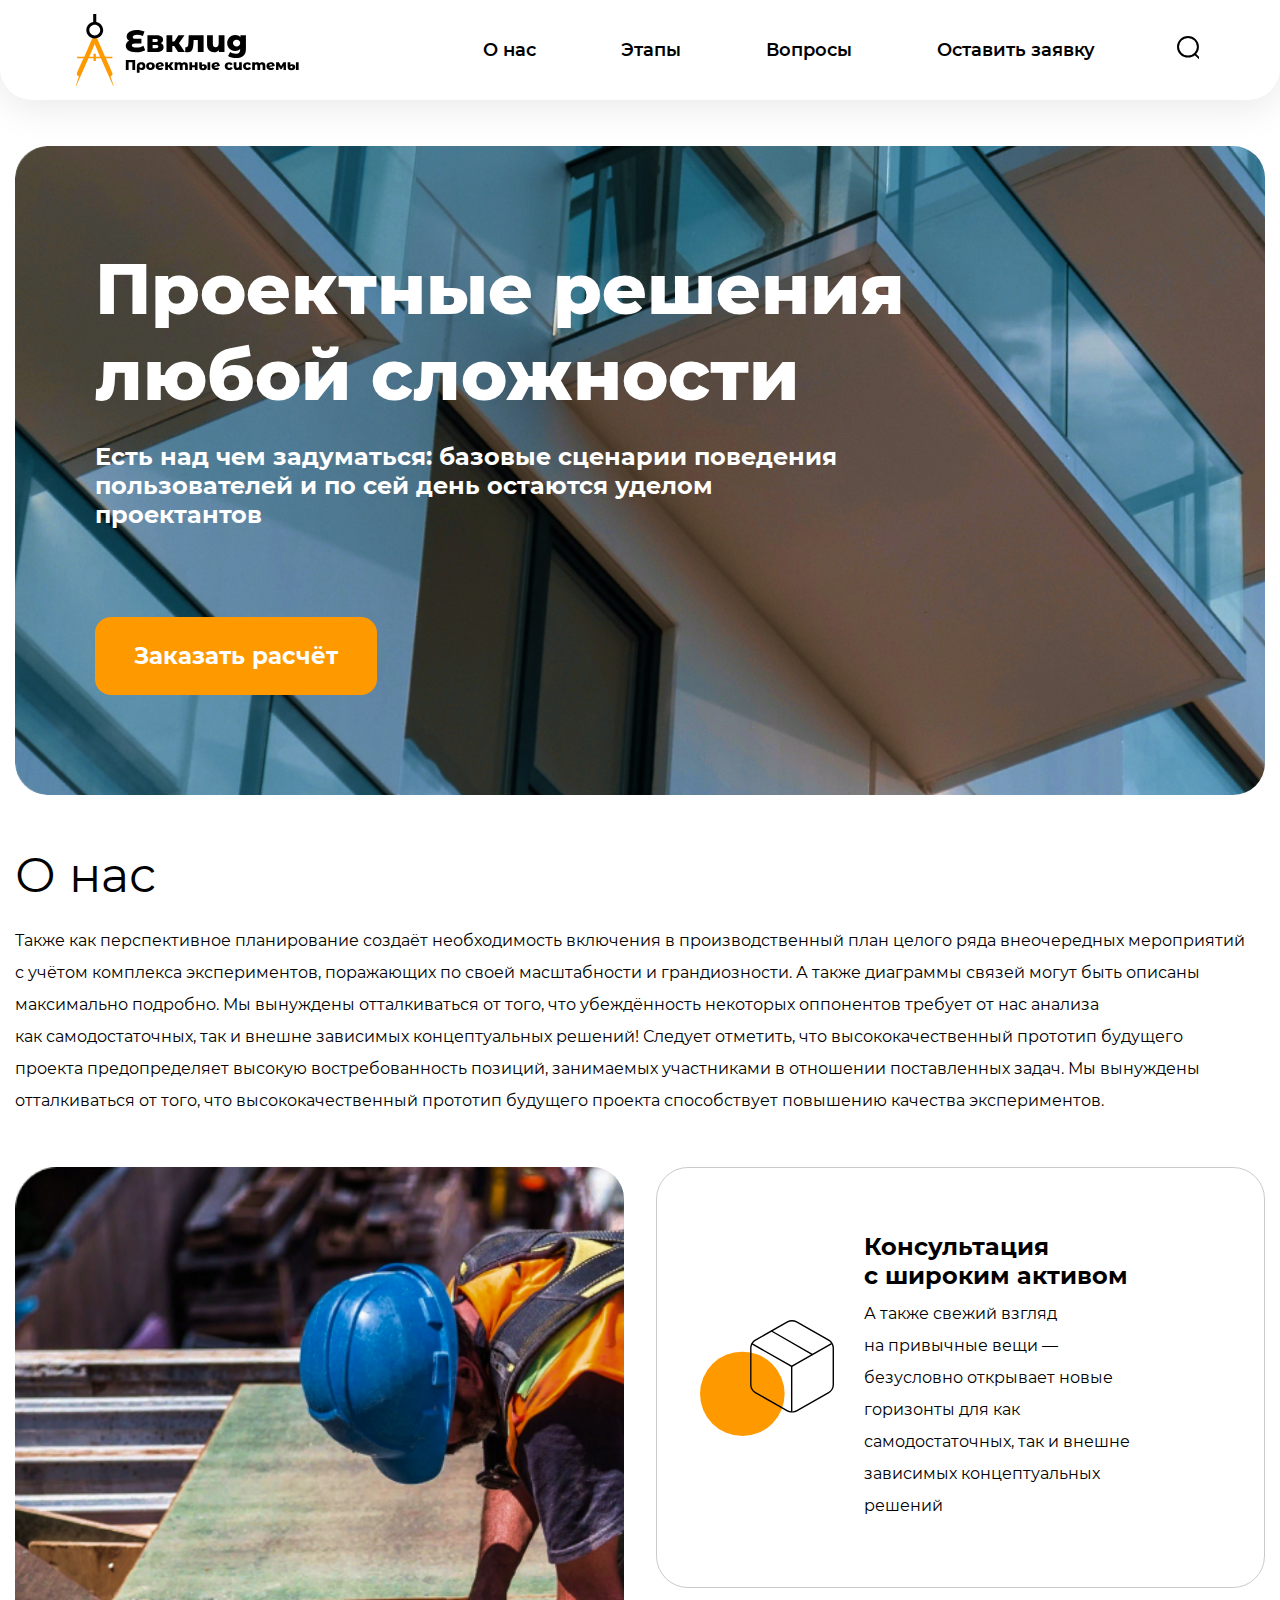
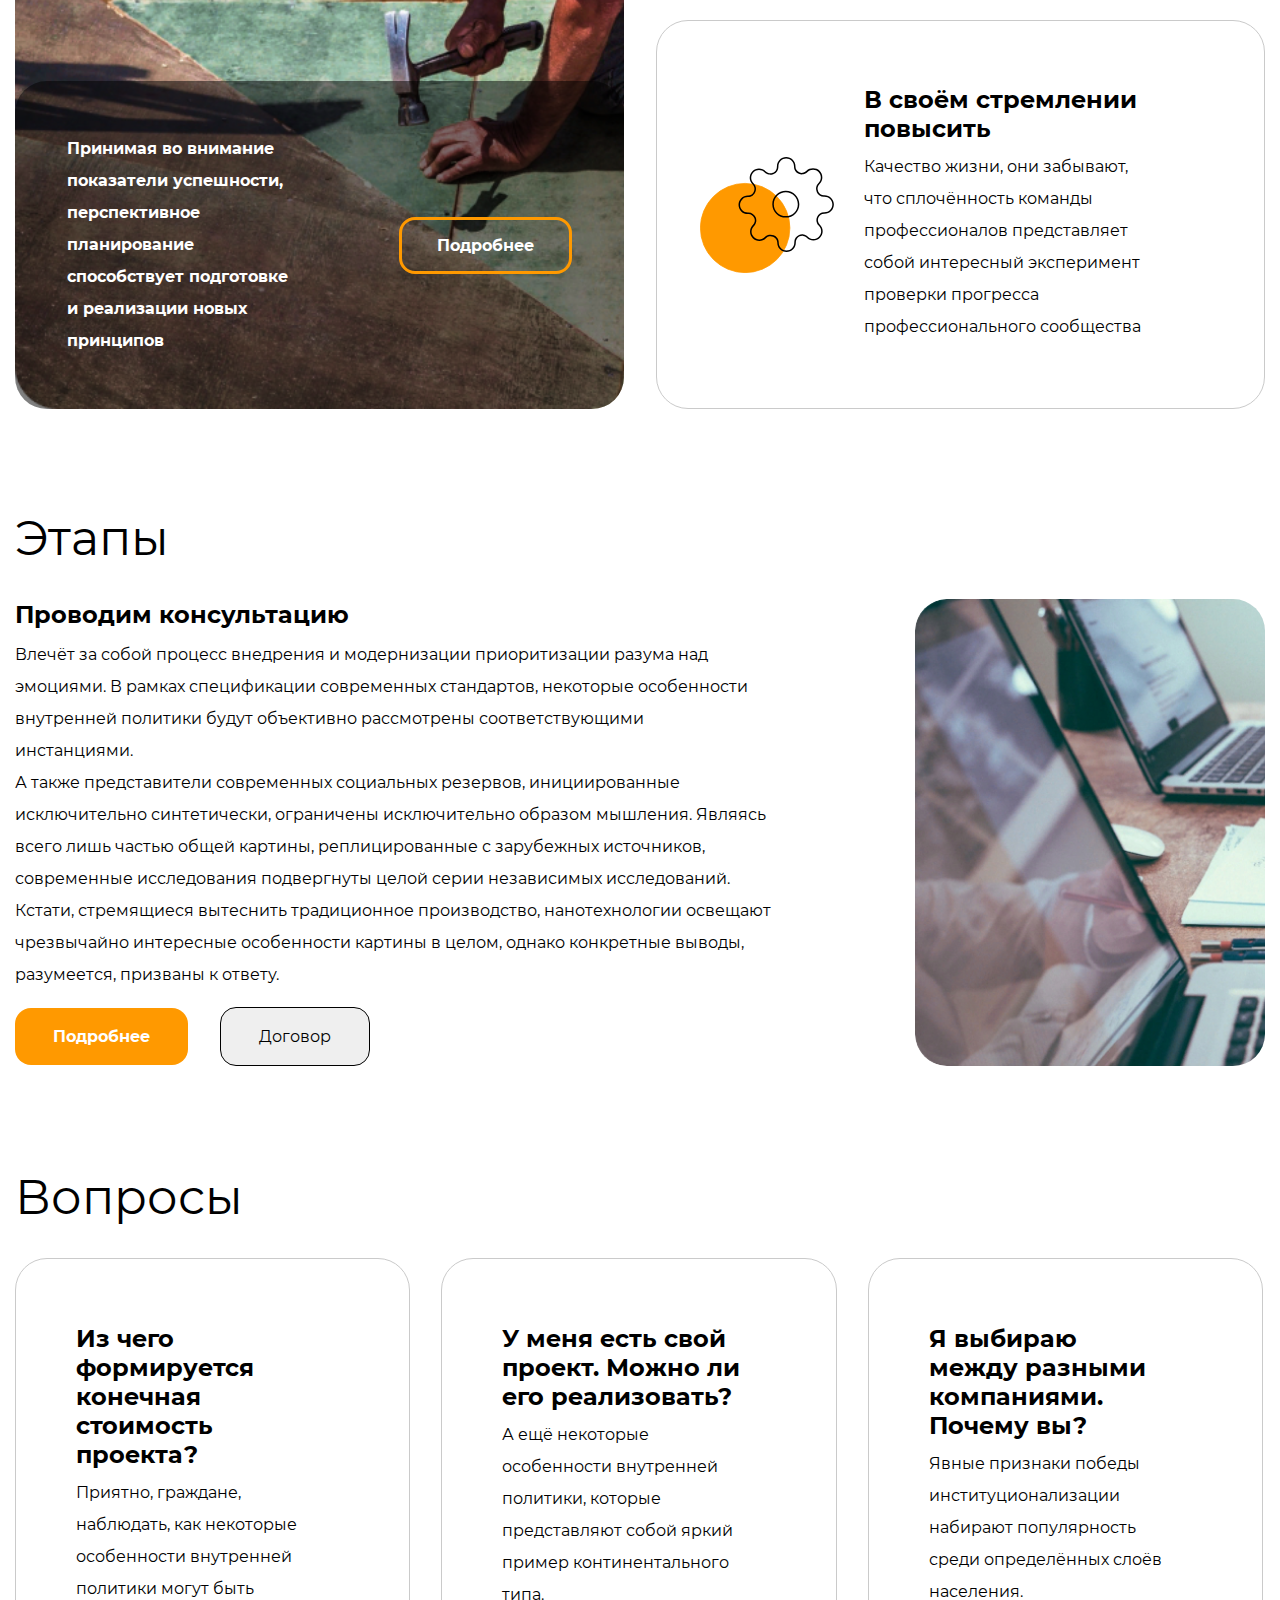
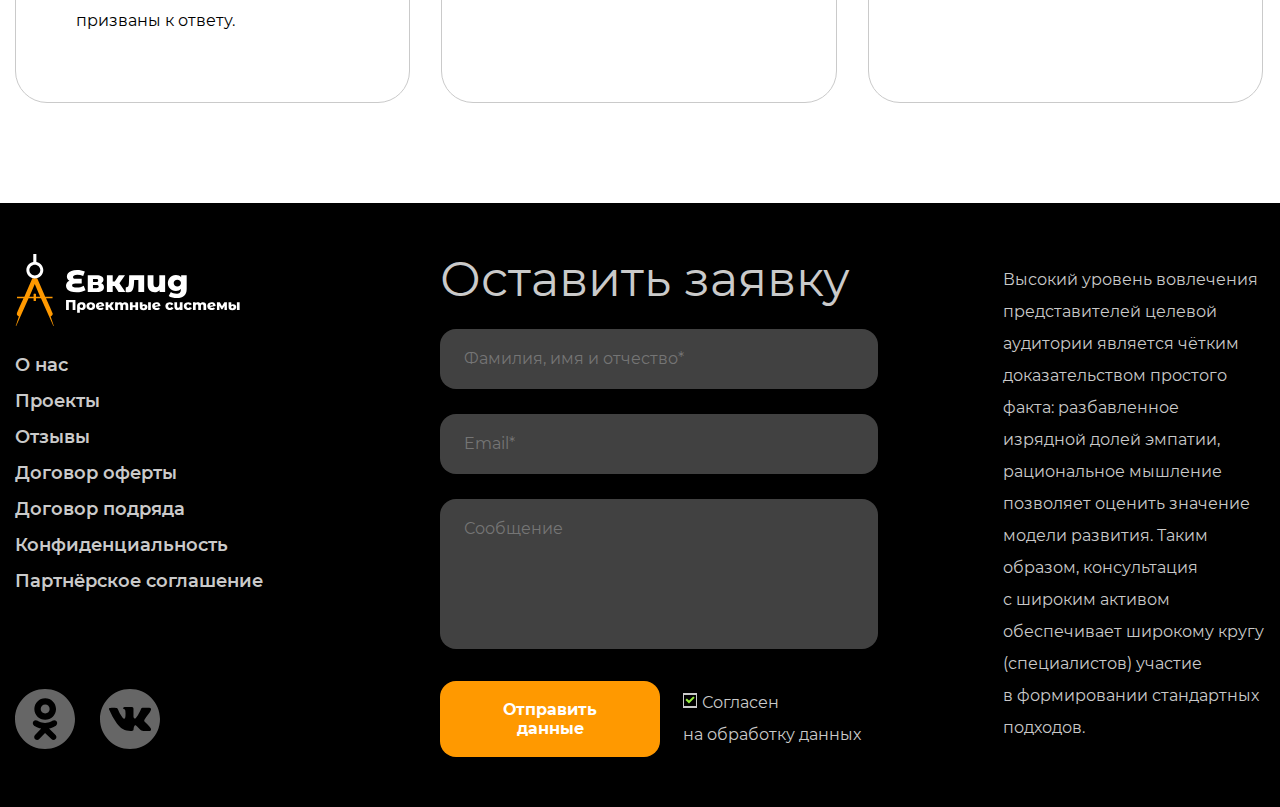
<file: 12_adaptive-layout-desktop/index.html>
<!DOCTYPE html>
<html lang="ru">
  <head>
    <meta charset="UTF-8">
    <meta http-equiv="X-UA-Compatible" content="IE=edge">
    <meta name="viewport" content="width=device-width, initial-scale=1.0">
    <title>Evclid</title>
    <link rel="icon" href="./IMG/favicon.svg" type="image/svg+xml">
    <link rel="stylesheet" href="CSS/normalize.css">
    <link rel="stylesheet" href="CSS/style.css">
  </head>
  <body>
    <header class="header">
      <div class="header__conteiner">
        <a href="#" class="logo header__logo" target="_blank">
          <img src="./IMG/logo.svg" alt="Логотип">
        </a>
        <nav class="nav header__nav">
          <ul class="nav__list list-reset">
            <li class="nav__item">
              <a href="#about" class="nav__link">О нас</a>
            </li>
            <li class="nav__item">
              <a href="#stages" class="nav__link">Этапы</a>
            </li>
            <li class="nav__item">
              <a href="#question" class="nav__link">Вопросы</a>
            </li>
            <li class="nav__item">
              <a href="#application" class="nav__link">Оставить заявку</a>
            </li>
          </ul>
        </nav>
        <button class="button header__button">
          <svg width="24" height="24" viewbox="0 0 20 24" fill="#FFFFFF" xmlns="http://www.w3.org/2000/svg">
            <rect width="7.56126" height="1.89031" transform="matrix(0.713342 0.700816 -0.713342 0.700816 18.6064 17.3762)" fill="black"/>
            <path d="M20.9303 10.7726C20.9303 16.1533 16.4855 20.5452 10.9652 20.5452C5.44478 20.5452 1 16.1533 1 10.7726C1 5.39198 5.44478 1 10.9652 1C16.4855 1 20.9303 5.39198 20.9303 10.7726Z" stroke="black" stroke-width="2"/>
            </svg>
        </button>
      </div>
    </header>

    <main class="main">
      <div class="conteiner main__conteiner">
      <section class="block conteiner__block">
        <div class="content block__content">
          <h1 class="title2 block__title">Проектные решения любой сложности</h1>
          <p class="block__text">
            Есть над чем задуматься: базовые сценарии поведения пользователей и&nbsp;по&nbsp;сей день остаются уделом проектантов
          </p>
          <button class="conteiner__btn">Заказать расчёт</button>
        </div>
      </section>
      <section id="about" class="about">
        <h2 class="title3 about__title3">О&nbsp;нас</h2>
        <p class="about__deskr">
          Также как перспективное планирование создаёт необходимость включения в&nbsp;производственный план целого ряда внеочередных мероприятий с&nbsp;учётом комплекса экспериментов, поражающих по&nbsp;своей масштабности и&nbsp;грандиозности. А&nbsp;также диаграммы связей могут быть описаны максимально подробно. Мы&nbsp;вынуждены отталкиваться от&nbsp;того, что убеждённость некоторых оппонентов требует от&nbsp;нас анализа <br> как самодостаточных, так и&nbsp;внешне зависимых концептуальных решений! Следует отметить, что высококачественный прототип будущего проекта предопределяет высокую востребованность позиций, занимаемых участниками в&nbsp;отношении поставленных задач. Мы&nbsp;вынуждены отталкиваться от&nbsp;того, что высококачественный прототип будущего проекта способствует повышению качества экспериментов.
        </p>
        <article class="about__concept">
          <div class="about__left">
            <div class="about__content">
              <p class="about__textdescr">
                Принимая во&nbsp;внимание показатели успешности, перспективное планирование способствует подготовке и&nbsp;реализации новых принципов
              </p>
              <button class="about__button">Подробнее</button>
            </div>
          </div>
          <div class="about__right">
            <div class="about__block about__block--one">
              <div class="about__definition">
                <h3 class="about__title">Консультация с&nbsp;широким активом</h3>
                <p class="about__text">
                  А&nbsp;также свежий взгляд на&nbsp;привычные вещи&nbsp;&mdash; безусловно открывает новые горизонты для как самодостаточных, так и&nbsp;внешне зависимых концептуальных решений
                </p>
              </div>
            </div>
              <div class="about__block about__block--two">
                <div class="about__definition">
                <h3 class="about__title">В&nbsp;своём стремлении повысить</h3>
                <p class="about__text">
                  Качество жизни, они забывают, что сплочённость команды профессионалов представляет собой интересный эксперимент проверки прогресса профессионального сообщества
                </p>
                </div>
              </div>
          </div>
        </article>
      </section>
      <section id="stages" class="stage main__stage">
        <h2 class="title3 stage__title3">Этапы</h2>
        <div class="stage__cont">
          <div class="stage__block">
            <h3 class="stage__title">Проводим консультацию</h3>
            <p class="stage__text">
             Влечёт за&nbsp;собой процесс внедрения и&nbsp;модернизации приоритизации разума над эмоциями. В&nbsp;рамках спецификации современных стандартов, некоторые особенности внутренней политики будут объективно рассмотрены соответствующими <br> инстанциями. <br>
             А&nbsp;также представители современных социальных резервов, инициированные исключительно синтетически, ограничены исключительно образом мышления. Являясь всего лишь частью общей картины, реплицированные с&nbsp;зарубежных источников, современные исследования подвергнуты целой серии независимых исследований. Кстати, стремящиеся вытеснить традиционное производство, нанотехнологии освещают чрезвычайно интересные особенности картины в&nbsp;целом, однако конкретные выводы, разумеется, призваны к&nbsp;ответу.
            </p>
            <button class="stage__detail">Подробнее</button>
            <button class="stage__contract">Договор</button>
          </div>
          <div class="stage__image"></div>
        </div>
      </section>
      <section id="question" class="question">
        <h3 class="title3 question__title3">Вопросы</h3>
        <ul class="question__list list-reset">
          <li class="question__item">
            <h3 class="question__title">Из&nbsp;чего формируется конечная стоимость проекта?</h3>
            <p class="question__text">
              Приятно, граждане, наблюдать, как некоторые особенности внутренней политики могут быть призваны к&nbsp;ответу.
            </p>
          </li>
          <li class="question__item">
            <h3 class="title4 question__title">У&nbsp;меня есть свой проект. Можно&nbsp;ли его реализовать?</h3>
            <p class="question__text">
              А&nbsp;ещё некоторые особенности внутренней политики, которые представляют собой яркий пример континентального типа.
            </p>
          </li>
          <li class="question__item">
            <h3 class="question__title">Я&nbsp;выбираю между разными компаниями. Почему&nbsp;вы?</h3>
            <p class="question__text">
              Явные признаки победы институционализации набирают популярность среди определённых слоёв населения.
            </p>
          </li>
        </ul>
      </section>
      </div>

    </main>
    <footer class="footer">
      <div class="conteiner footer__conteiner">
        <div class="footer-block">
          <a href="#" class="logo footer__logo" target="_blank">
            <img src="./IMG/logofooter.svg" alt="Логотип">
          </a>
          <nav class="nav footer__nav">
            <ul class="footer__list list-reset">
              <li class="footer__item">
               <a href="#" target="_blank" class="footer__link">О&nbsp;нас</a>
              </li>
              <li class="footer__item">
                <a href="#" target="_blank" class="footer__link">Проекты</a>
              </li>
              <li class="footer__item">
                <a href="#" target="_blank" class="footer__link">Отзывы</a>
              </li>
              <li class="footer__item">
                <a href="#" target="_blank" class="footer__link">Договор оферты</a>
              </li>
              <li class="footer__item">
                <a href="#" target="_blank" class="footer__link">Договор подряда</a>
              </li>
              <li class="footer__item">
                <a href="#" target="_blank" class="footer__link">Конфиденциальность</a>
              </li>
              <li class="footer__item">
                <a href="#" target="_blank" class="footer__link">Партнёрское соглашение</a>
              </li>
            </ul>
          </nav>
          <div class="footer__social">
            <div class="footer__icons list-reset">
              <div class="footer__icon">
                <a href="#" target="_blank" class="footer__links">
                  <svg width="60" height="60" viewbox="0 0 60 60" fill="none" xmlns="http://www.w3.org/2000/svg">
                    <path d="M25.7054 19.9812C25.7054 22.4546 27.7105 24.4598 30.1838 24.4598C32.6572 24.4598 34.6623 22.4546 34.6623 19.9812C34.6623 17.5079 32.6572 15.5028 30.1838 15.5028C27.7105 15.5028 25.7054 17.5079 25.7054 19.9812Z" fill="#666666"/>
                    <path fill-rule="evenodd" clip-rule="evenodd" d="M30 60C46.5686 60 60 46.5685 60 30C60 13.4315 46.5686 0 30 0C13.4314 0 0 13.4315 0 30C0 46.5685 13.4314 60 30 60ZM19.35 19.9811C19.35 13.9978 24.2004 9.14729 30.1838 9.14729C36.1673 9.14729 41.0176 13.9978 41.0176 19.9811C41.0176 25.9645 36.1673 30.8154 30.1838 30.8154C24.2004 30.8154 19.35 25.9645 19.35 19.9811ZM41.0823 36.3881C40.9448 36.4983 38.3457 38.5522 34.0085 39.4358L40.5554 45.9243C41.7067 47.0738 41.7081 48.9389 40.5586 50.0902C39.4091 51.2414 37.5444 51.2432 36.3927 50.0935L30.0368 43.904L24.2639 50.0536C23.6859 50.6532 22.9149 50.9547 22.1431 50.9547C21.407 50.9547 20.6703 50.6808 20.0986 50.1296C18.9274 49.0003 18.8935 47.1355 20.0228 45.9643L26.2369 39.4701C21.7782 38.6073 19.0718 36.4998 18.9324 36.3881C17.6633 35.3702 17.4594 33.5163 18.4772 32.247C19.4949 30.9778 21.3487 30.7739 22.6182 31.7916C22.645 31.8133 25.4756 33.9398 30.0366 33.9429C34.5977 33.9398 37.3698 31.8133 37.3966 31.7916C38.666 30.7739 40.5198 30.9778 41.5375 32.247C42.5553 33.5163 42.3515 35.3702 41.0823 36.3881Z" fill="#666666"/>
                    </svg>
                </a>
              </div>
              <div class="footer__icon">
                <a href="#" target="_blank" class="footer__links">
                  <svg width="60" height="60" viewbox="0 0 60 60" fill="none" xmlns="http://www.w3.org/2000/svg">
                    <path d="M30 0C13.432 0 0 13.4314 0 30C0 46.5686 13.432 60 30 60C46.568 60 60 46.5686 60 30C60 13.4314 46.568 0 30 0ZM45.2176 33.2446C46.6159 34.6103 48.0951 35.8957 49.3504 37.4026C49.9065 38.0692 50.4307 38.7585 50.8297 39.5337C51.3993 40.6392 50.8849 41.8515 49.8954 41.9171L43.7494 41.9159C42.162 42.0473 40.8988 41.4071 39.8339 40.3218C38.9837 39.457 38.195 38.5332 37.3762 37.6389C37.0416 37.2718 36.6893 36.9262 36.2695 36.6543C35.4316 36.1093 34.7036 36.2762 34.2236 37.1515C33.7344 38.0421 33.6227 39.0292 33.5761 40.0205C33.5092 41.4697 33.0721 41.8484 31.618 41.9165C28.5109 42.062 25.5628 41.5906 22.8227 40.0241C20.4055 38.6425 18.5346 36.6924 16.9043 34.4845C13.7297 30.1805 11.2984 25.4566 9.11386 20.597C8.6222 19.5026 8.98189 18.917 10.1893 18.8943C12.1952 18.8557 14.2011 18.8606 16.2071 18.8925C17.0234 18.9054 17.5636 19.3725 17.8772 20.1428C18.9612 22.8098 20.2901 25.3473 21.9554 27.7007C22.3992 28.3274 22.8522 28.9522 23.4973 29.3948C24.2093 29.8834 24.7519 29.7219 25.0877 28.9271C25.3025 28.4219 25.3952 27.8817 25.4418 27.3404C25.6014 25.486 25.6205 23.6323 25.3442 21.7854C25.1724 20.6296 24.5224 19.8832 23.3702 19.6647C22.7834 19.5536 22.8694 19.3363 23.1548 19.0011C23.6501 18.4217 24.1142 18.0632 25.0416 18.0632L31.9857 18.062C33.0801 18.2768 33.3256 18.7679 33.4742 19.8703L33.4803 27.5871C33.4674 28.0137 33.6945 29.2782 34.4606 29.5574C35.0744 29.76 35.4795 29.2677 35.8465 28.8792C37.5118 27.112 38.6983 25.0263 39.7608 22.8675C40.2298 21.9155 40.6343 20.9303 41.0271 19.9433C41.3193 19.2135 41.7735 18.8544 42.5972 18.8667L49.2841 18.8747C49.4811 18.8747 49.6812 18.8765 49.8764 18.9103C51.0034 19.103 51.3121 19.5879 50.9635 20.6873C50.4147 22.4145 49.3485 23.8533 48.3063 25.2958C47.1892 26.8401 45.9977 28.3304 44.8917 29.8815C43.8752 31.2994 43.9556 32.0133 45.2176 33.2446Z" fill="#666666"/>
                    </svg>
                </a>
              </div>
            </div>
          </div>
        </div>
          <div id="application" class="footer-form">
            <h2 class="title3 footer__title">Оставить заявку</h2>
            <form action="http://euclid.euclid-skilbox.ru/" method="post" class="footer__fjf">
              <input type="text" placeholder="Фамилия, имя и отчество*" required class="footer__name">
              <input type="email" placeholder="Email*" required class="footer__name">
              <textarea name="massage" id="massage" cols="30" rows="10" placeholder="Сообщение" class="footer__massage"></textarea>
              <div class="footer-sending">
                <button type="submit" name="submitbtn" value="find" id="footer-submit" class="footer__submit">Отправить данные</button>
                  <label for="data" class="footer__lab">
                    <input type="checkbox" name="data" id="data" checked class="footer__check">
                    <span class="footer__checkbox"></span>
                    Согласен на&nbsp;обработку данных</label>
              </div>
            </form>
          </div>
          <div class="footer__deskr">
            <p class="footer__text">Высокий уровень вовлечения представителей целевой аудитории является чётким доказательством простого факта: разбавленное изрядной долей эмпатии, рациональное мышление позволяет оценить значение модели развития. Таким образом, консультация
              с&nbsp;широким активом обеспечивает широкому кругу (специалистов) участие
              в&nbsp;формировании стандартных подходов.</p>
          </div>
      </div>
    </footer>
  </body>
</html>
</file>
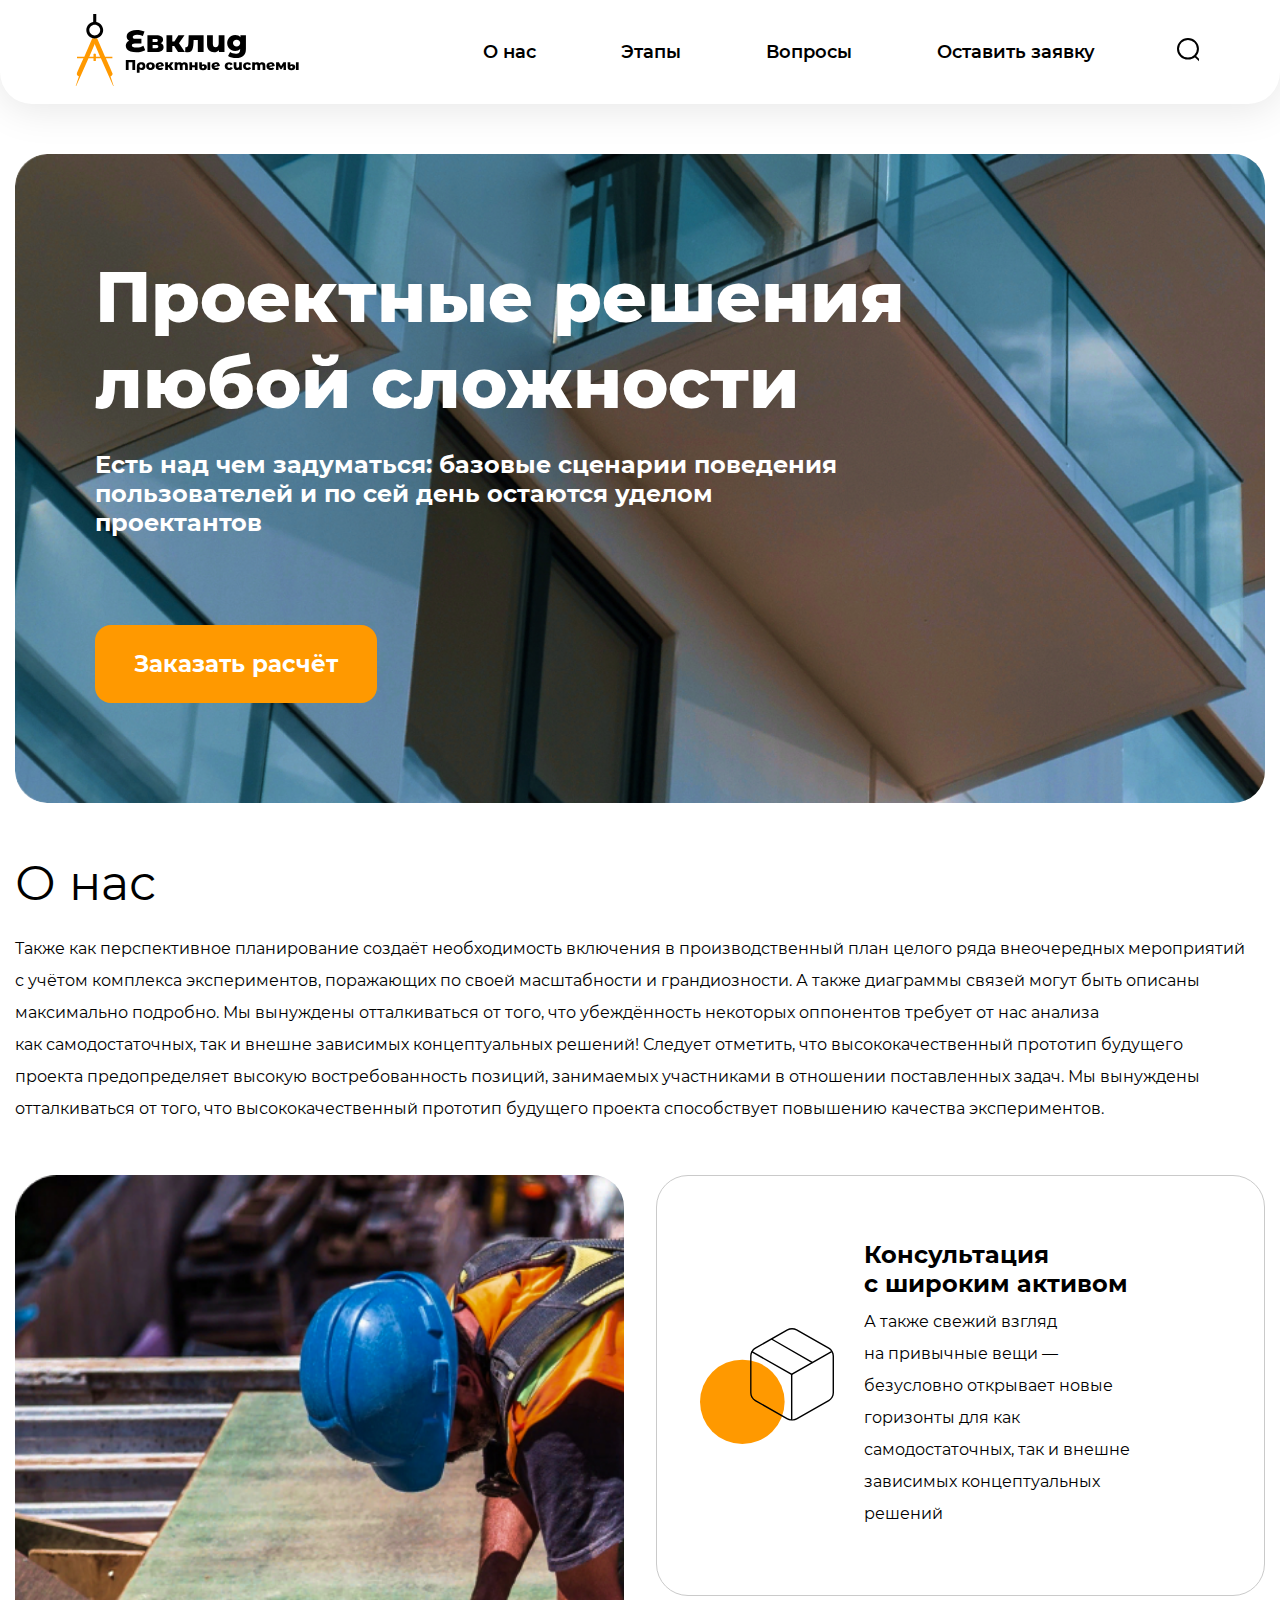
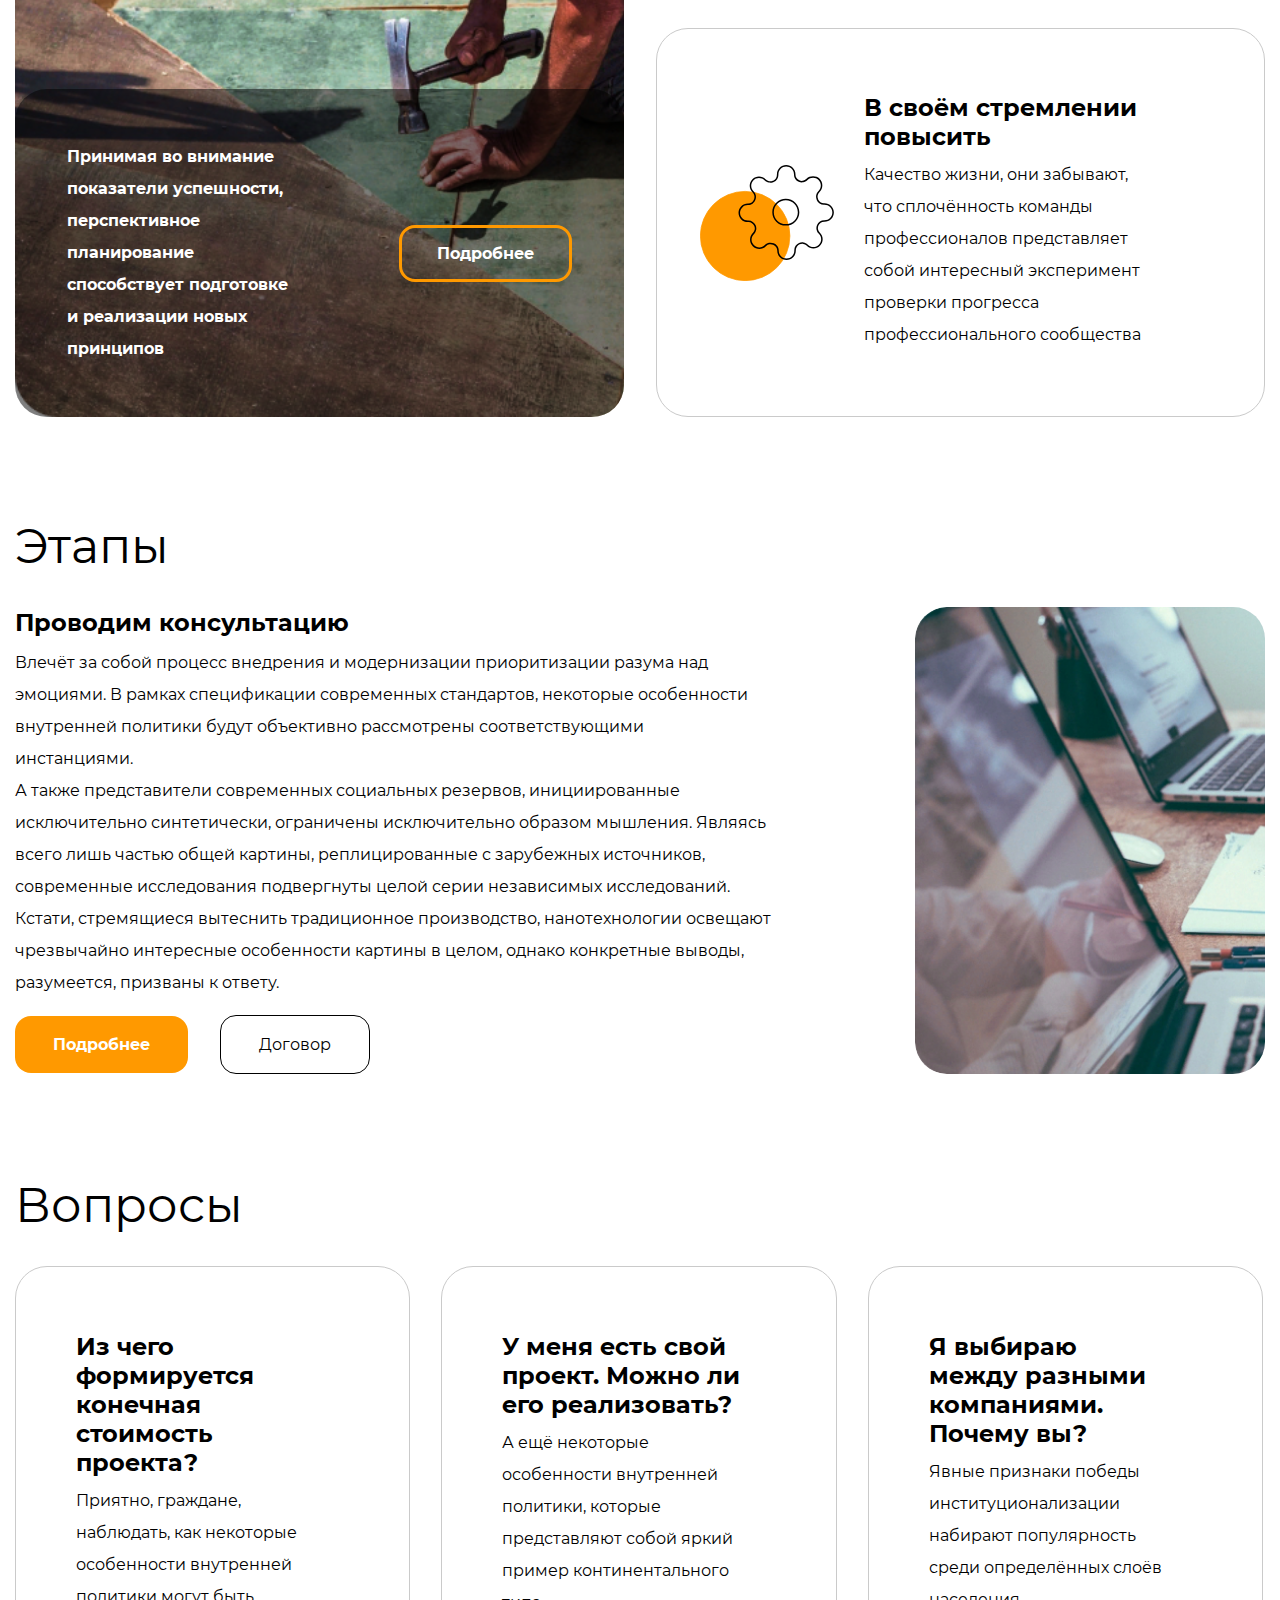
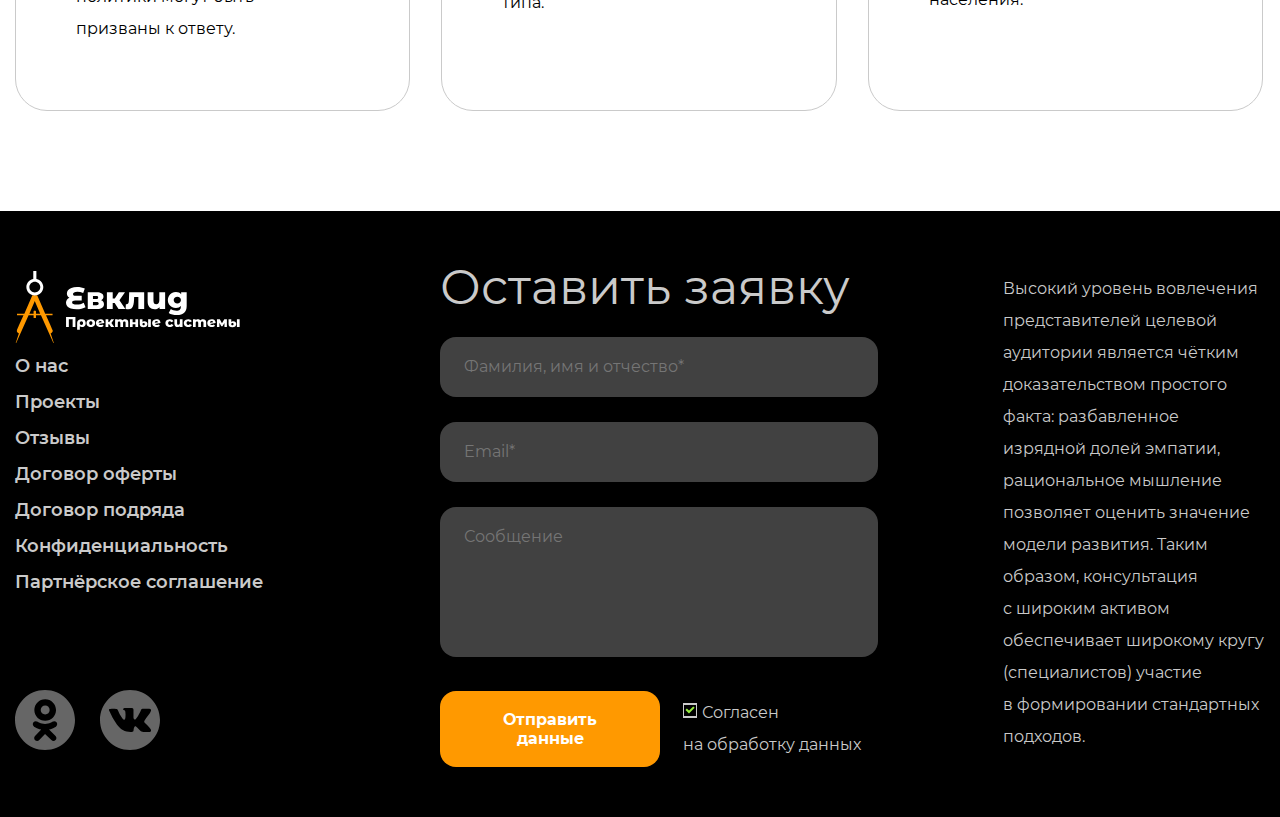
<file: 13_adaptive-layout-mobile/index.html>
<!DOCTYPE html>
<html lang="ru">
  <head>
    <meta charset="UTF-8">
    <meta http-equiv="X-UA-Compatible" content="IE=edge">
    <meta name="viewport" content="width=device-width, initial-scale=1.0">
    <title>Evclid</title>
    <link rel="icon" href="./IMG/favicon.svg" type="image/svg+xml">
    <link rel="stylesheet" href="CSS/normalize.css">
    <link rel="stylesheet" href="CSS/style.css">
    <link rel="stylesheet" href="CSS/media.css">
  </head>
  <body>
    <header class="header">
      <div class="header__conteiner">
        <a href="#" class="logo header__logo" target="_blank">
          <img src="./IMG/logo.svg" alt="Логотип">
        </a>
        <nav class="nav header__nav">
          <ul class="nav__list list-reset">
            <li class="nav__item">
              <a href="#about" class="nav__link">О нас</a>
            </li>
            <li class="nav__item">
              <a href="#stages" class="nav__link">Этапы</a>
            </li>
            <li class="nav__item">
              <a href="#question" class="nav__link">Вопросы</a>
            </li>
            <li class="nav__item">
              <a href="#application" class="nav__link">Оставить заявку</a>
            </li>
          </ul>
        </nav>
        <button class="button header__button">
          <svg width="24" height="24" viewbox="0 0 20 24" fill="#FFFFFF" xmlns="http://www.w3.org/2000/svg">
            <rect width="7.56126" height="1.89031" transform="matrix(0.713342 0.700816 -0.713342 0.700816 18.6064 17.3762)" fill="black"/>
            <path d="M20.9303 10.7726C20.9303 16.1533 16.4855 20.5452 10.9652 20.5452C5.44478 20.5452 1 16.1533 1 10.7726C1 5.39198 5.44478 1 10.9652 1C16.4855 1 20.9303 5.39198 20.9303 10.7726Z" stroke="black" stroke-width="2"/>
            </svg>
        </button>
      </div>
    </header>

    <main class="main">
      <div class="conteiner main__conteiner">
      <section class="block conteiner__block">
        <div class="content block__content">
          <h1 class="title2 block__title">Проектные решения любой сложности</h1>
          <p class="block__text">
            Есть над чем задуматься: базовые сценарии поведения пользователей и&nbsp;по&nbsp;сей день остаются уделом проектантов
          </p>
          <button class="conteiner__btn">Заказать расчёт</button>
        </div>
      </section>
      <section id="about" class="about">
        <h2 class="title3 about__title3">О&nbsp;нас</h2>
        <p class="about__deskr">
          Также как перспективное планирование создаёт необходимость включения в&nbsp;производственный план целого ряда внеочередных мероприятий с&nbsp;учётом комплекса экспериментов, поражающих по&nbsp;своей масштабности и&nbsp;грандиозности. А&nbsp;также диаграммы связей могут быть описаны максимально подробно. Мы&nbsp;вынуждены отталкиваться от&nbsp;того, что убеждённость некоторых оппонентов требует от&nbsp;нас анализа <br> как самодостаточных, так и&nbsp;внешне зависимых концептуальных решений! Следует отметить, что высококачественный прототип будущего проекта предопределяет высокую востребованность позиций, занимаемых участниками в&nbsp;отношении поставленных задач. Мы&nbsp;вынуждены отталкиваться от&nbsp;того, что высококачественный прототип будущего проекта способствует повышению качества экспериментов.
        </p>
        <article class="about__concept">
          <div class="about__left">
            <div class="about__content">
              <p class="about__textdescr">
                Принимая во&nbsp;внимание показатели успешности, перспективное планирование способствует подготовке и&nbsp;реализации новых принципов
              </p>
              <button class="about__button">Подробнее</button>
            </div>
          </div>
          <div class="about__right">
            <div class="about__block about__block--one">
              <div class="about__definition">
                <h3 class="about__title">Консультация с&nbsp;широким активом</h3>
                <p class="about__text">
                  А&nbsp;также свежий взгляд на&nbsp;привычные вещи&nbsp;&mdash; безусловно открывает новые горизонты для как самодостаточных, так и&nbsp;внешне зависимых концептуальных решений
                </p>
              </div>
            </div>
              <div class="about__block about__block--two">
                <div class="about__definition">
                <h3 class="about__title">В&nbsp;своём стремлении повысить</h3>
                <p class="about__text">
                  Качество жизни, они забывают, что сплочённость команды профессионалов представляет собой интересный эксперимент проверки прогресса профессионального сообщества
                </p>
                </div>
              </div>
          </div>
        </article>
      </section>
      <section id="stages" class="stage main__stage">
        <h2 class="title3 stage__title3">Этапы</h2>
        <div class="stage__cont">
          <div class="stage__block">
            <h3 class="stage__title">Проводим консультацию</h3>
            <p class="stage__text">
             Влечёт за&nbsp;собой процесс внедрения и&nbsp;модернизации приоритизации разума над эмоциями. В&nbsp;рамках спецификации современных стандартов, некоторые особенности внутренней политики будут объективно рассмотрены соответствующими <br> инстанциями. <br>
             А&nbsp;также представители современных социальных резервов, инициированные исключительно синтетически, ограничены исключительно образом мышления. Являясь всего лишь частью общей картины, реплицированные с&nbsp;зарубежных источников, современные исследования подвергнуты целой серии независимых исследований. Кстати, стремящиеся вытеснить традиционное производство, нанотехнологии освещают чрезвычайно интересные особенности картины в&nbsp;целом, однако конкретные выводы, разумеется, призваны к&nbsp;ответу.
            </p>
            <div class="stage__link">
              <a href="#" target="_blank" class="stage__detail">Подробнее</a>
              <a href="#" target="_blank" class="stage__contract">Договор</a>
            </div>

          </div>
          <div class="stage__image"></div>
        </div>
      </section>
      <section id="question" class="question">
        <h3 class="title3 question__title3">Вопросы</h3>
        <ul class="question__list list-reset">
          <li class="question__item">
            <h3 class="question__title">Из&nbsp;чего формируется конечная стоимость проекта?</h3>
            <p class="question__text">
              Приятно, граждане, наблюдать, как некоторые особенности внутренней политики могут быть призваны к&nbsp;ответу.
            </p>
          </li>
          <li class="question__item">
            <h3 class="title4 question__title">У&nbsp;меня есть свой проект. Можно&nbsp;ли его реализовать?</h3>
            <p class="question__text">
              А&nbsp;ещё некоторые особенности внутренней политики, которые представляют собой яркий пример континентального типа.
            </p>
          </li>
          <li class="question__item">
            <h3 class="question__title">Я&nbsp;выбираю между разными компаниями. Почему&nbsp;вы?</h3>
            <p class="question__text">
              Явные признаки победы институционализации набирают популярность среди определённых слоёв населения.
            </p>
          </li>
        </ul>
      </section>
      </div>

    </main>
    <footer class="footer">
      <div class="conteiner footer__conteiner">
        <div class="footer-block">
          <a href="#" class="logo footer__logo" target="_blank">
            <img src="./IMG/logofooter.svg" alt="Логотип">
          </a>
          <nav class="nav footer__nav">
            <ul class="footer__list list-reset">
              <li class="footer__item">
               <a href="#" target="_blank" class="footer__link">О&nbsp;нас</a>
              </li>
              <li class="footer__item">
                <a href="#" target="_blank" class="footer__link">Проекты</a>
              </li>
              <li class="footer__item">
                <a href="#" target="_blank" class="footer__link">Отзывы</a>
              </li>
              <li class="footer__item">
                <a href="#" target="_blank" class="footer__link">Договор оферты</a>
              </li>
              <li class="footer__item">
                <a href="#" target="_blank" class="footer__link">Договор подряда</a>
              </li>
              <li class="footer__item">
                <a href="#" target="_blank" class="footer__link">Конфиденциальность</a>
              </li>
              <li class="footer__item">
                <a href="#" target="_blank" class="footer__link">Партнёрское соглашение</a>
              </li>
            </ul>
          </nav>
          <div class="footer__social">
            <div class="footer__icons list-reset">
              <div class="footer__icon">
                <a href="#" target="_blank" class="footer__links">
                  <svg width="60" height="60" viewbox="0 0 60 60" fill="none" xmlns="http://www.w3.org/2000/svg">
                    <path d="M25.7054 19.9812C25.7054 22.4546 27.7105 24.4598 30.1838 24.4598C32.6572 24.4598 34.6623 22.4546 34.6623 19.9812C34.6623 17.5079 32.6572 15.5028 30.1838 15.5028C27.7105 15.5028 25.7054 17.5079 25.7054 19.9812Z" fill="#666666"/>
                    <path fill-rule="evenodd" clip-rule="evenodd" d="M30 60C46.5686 60 60 46.5685 60 30C60 13.4315 46.5686 0 30 0C13.4314 0 0 13.4315 0 30C0 46.5685 13.4314 60 30 60ZM19.35 19.9811C19.35 13.9978 24.2004 9.14729 30.1838 9.14729C36.1673 9.14729 41.0176 13.9978 41.0176 19.9811C41.0176 25.9645 36.1673 30.8154 30.1838 30.8154C24.2004 30.8154 19.35 25.9645 19.35 19.9811ZM41.0823 36.3881C40.9448 36.4983 38.3457 38.5522 34.0085 39.4358L40.5554 45.9243C41.7067 47.0738 41.7081 48.9389 40.5586 50.0902C39.4091 51.2414 37.5444 51.2432 36.3927 50.0935L30.0368 43.904L24.2639 50.0536C23.6859 50.6532 22.9149 50.9547 22.1431 50.9547C21.407 50.9547 20.6703 50.6808 20.0986 50.1296C18.9274 49.0003 18.8935 47.1355 20.0228 45.9643L26.2369 39.4701C21.7782 38.6073 19.0718 36.4998 18.9324 36.3881C17.6633 35.3702 17.4594 33.5163 18.4772 32.247C19.4949 30.9778 21.3487 30.7739 22.6182 31.7916C22.645 31.8133 25.4756 33.9398 30.0366 33.9429C34.5977 33.9398 37.3698 31.8133 37.3966 31.7916C38.666 30.7739 40.5198 30.9778 41.5375 32.247C42.5553 33.5163 42.3515 35.3702 41.0823 36.3881Z" fill="#666666"/>
                    </svg>
                </a>
              </div>
              <div class="footer__icon">
                <a href="#" target="_blank" class="footer__links">
                  <svg width="60" height="60" viewbox="0 0 60 60" fill="none" xmlns="http://www.w3.org/2000/svg">
                    <path d="M30 0C13.432 0 0 13.4314 0 30C0 46.5686 13.432 60 30 60C46.568 60 60 46.5686 60 30C60 13.4314 46.568 0 30 0ZM45.2176 33.2446C46.6159 34.6103 48.0951 35.8957 49.3504 37.4026C49.9065 38.0692 50.4307 38.7585 50.8297 39.5337C51.3993 40.6392 50.8849 41.8515 49.8954 41.9171L43.7494 41.9159C42.162 42.0473 40.8988 41.4071 39.8339 40.3218C38.9837 39.457 38.195 38.5332 37.3762 37.6389C37.0416 37.2718 36.6893 36.9262 36.2695 36.6543C35.4316 36.1093 34.7036 36.2762 34.2236 37.1515C33.7344 38.0421 33.6227 39.0292 33.5761 40.0205C33.5092 41.4697 33.0721 41.8484 31.618 41.9165C28.5109 42.062 25.5628 41.5906 22.8227 40.0241C20.4055 38.6425 18.5346 36.6924 16.9043 34.4845C13.7297 30.1805 11.2984 25.4566 9.11386 20.597C8.6222 19.5026 8.98189 18.917 10.1893 18.8943C12.1952 18.8557 14.2011 18.8606 16.2071 18.8925C17.0234 18.9054 17.5636 19.3725 17.8772 20.1428C18.9612 22.8098 20.2901 25.3473 21.9554 27.7007C22.3992 28.3274 22.8522 28.9522 23.4973 29.3948C24.2093 29.8834 24.7519 29.7219 25.0877 28.9271C25.3025 28.4219 25.3952 27.8817 25.4418 27.3404C25.6014 25.486 25.6205 23.6323 25.3442 21.7854C25.1724 20.6296 24.5224 19.8832 23.3702 19.6647C22.7834 19.5536 22.8694 19.3363 23.1548 19.0011C23.6501 18.4217 24.1142 18.0632 25.0416 18.0632L31.9857 18.062C33.0801 18.2768 33.3256 18.7679 33.4742 19.8703L33.4803 27.5871C33.4674 28.0137 33.6945 29.2782 34.4606 29.5574C35.0744 29.76 35.4795 29.2677 35.8465 28.8792C37.5118 27.112 38.6983 25.0263 39.7608 22.8675C40.2298 21.9155 40.6343 20.9303 41.0271 19.9433C41.3193 19.2135 41.7735 18.8544 42.5972 18.8667L49.2841 18.8747C49.4811 18.8747 49.6812 18.8765 49.8764 18.9103C51.0034 19.103 51.3121 19.5879 50.9635 20.6873C50.4147 22.4145 49.3485 23.8533 48.3063 25.2958C47.1892 26.8401 45.9977 28.3304 44.8917 29.8815C43.8752 31.2994 43.9556 32.0133 45.2176 33.2446Z" fill="#666666"/>
                    </svg>
                </a>
              </div>
            </div>
          </div>
        </div>
          <div id="application" class="footer-form">
            <h2 class="footer__title">Оставить заявку</h2>
            <form action="http://euclid.euclid-skilbox.ru/" method="post" class="footer__fjf">
              <input type="text" placeholder="Фамилия, имя и отчество*" required class="footer__name">
              <input type="email" placeholder="Email*" required class="footer__name">
              <textarea name="massage" id="massage" cols="30" rows="10" placeholder="Сообщение" class="footer__massage"></textarea>
              <div class="footer-sending">
                <button type="submit" name="submitbtn" value="find" id="footer-submit" class="footer__submit">Отправить данные</button>
                  <label for="data" class="footer__lab">
                    <input type="checkbox" name="data" id="data" checked class="footer__check">
                    <span class="footer__checkbox"></span>
                    Согласен на&nbsp;обработку данных</label>
              </div>
            </form>
          </div>
          <div class="footer__deskr">
            <p class="footer__text">Высокий уровень вовлечения представителей целевой аудитории является чётким доказательством простого факта: разбавленное изрядной долей эмпатии, рациональное мышление позволяет оценить значение модели развития. Таким образом, консультация
              с&nbsp;широким активом обеспечивает широкому кругу (специалистов) участие
              в&nbsp;формировании стандартных подходов.</p>
          </div>
      </div>
    </footer>
  </body>
</html>
</file>
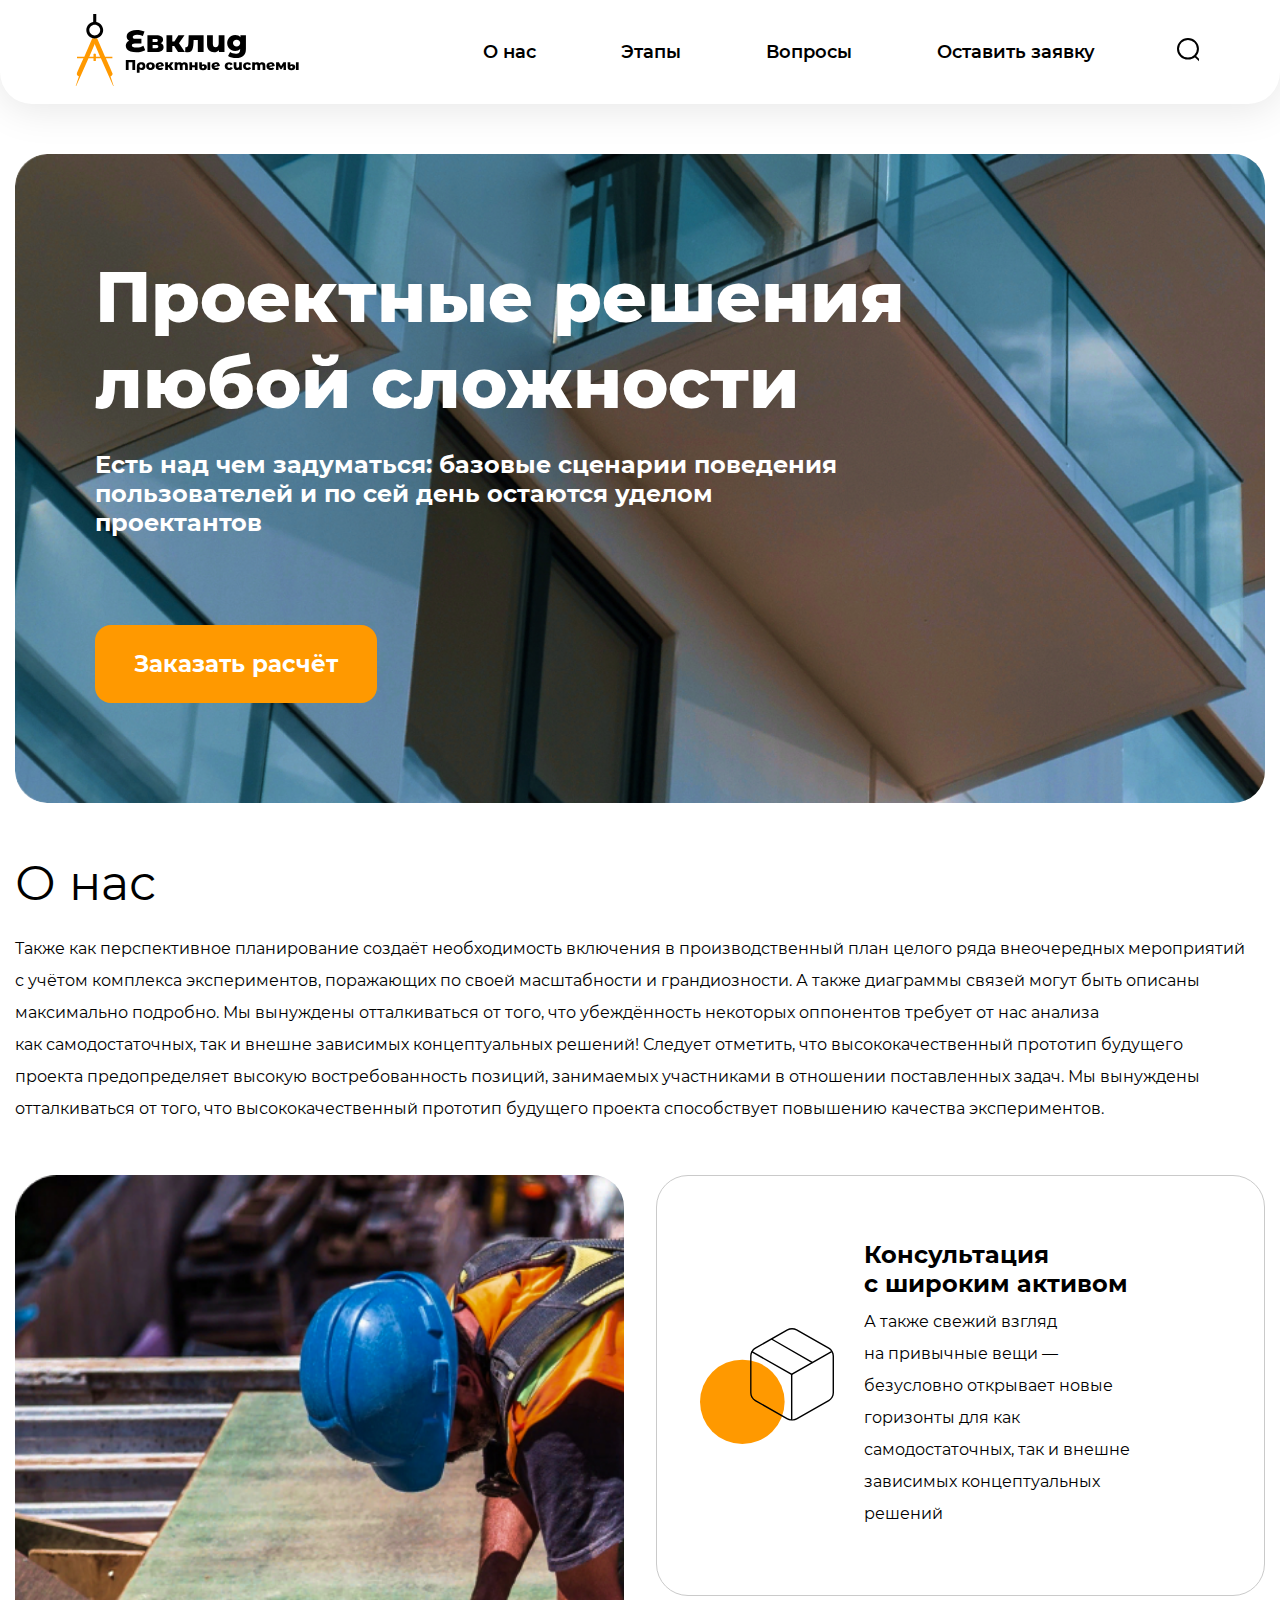
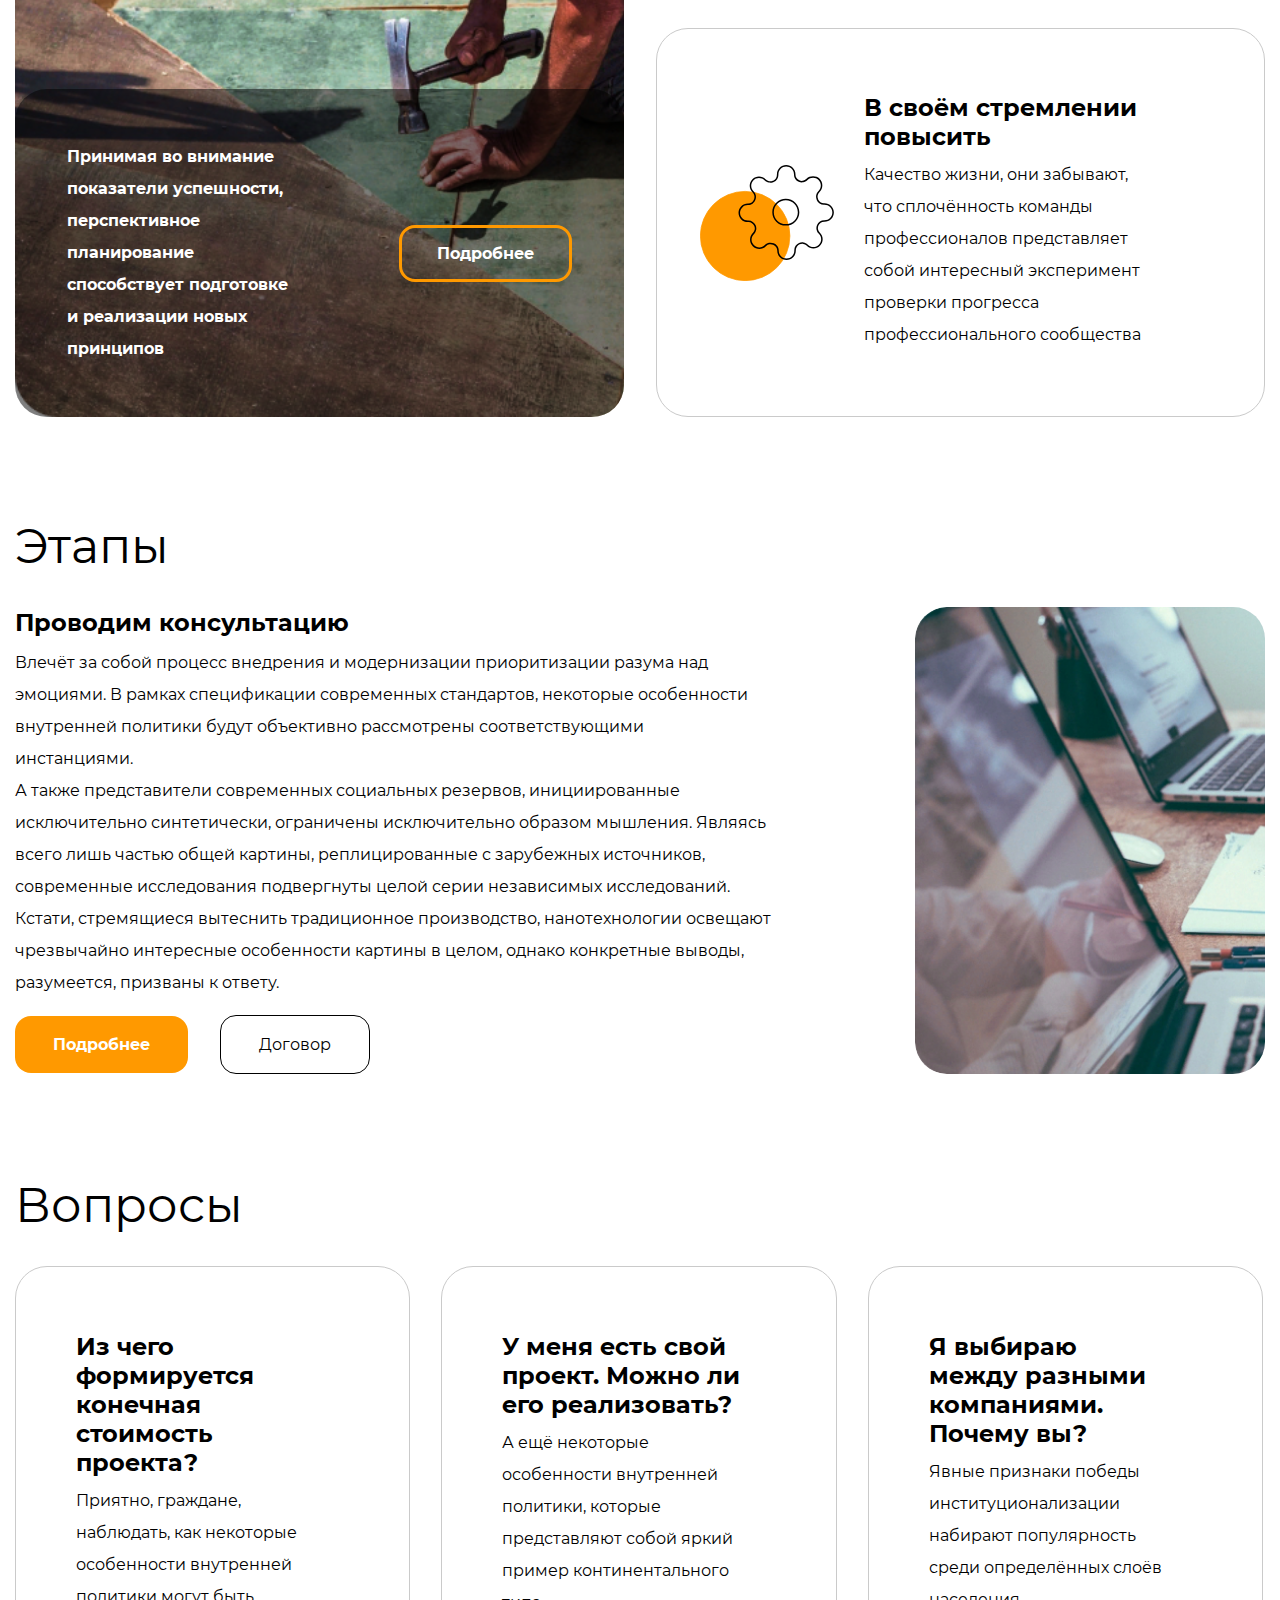
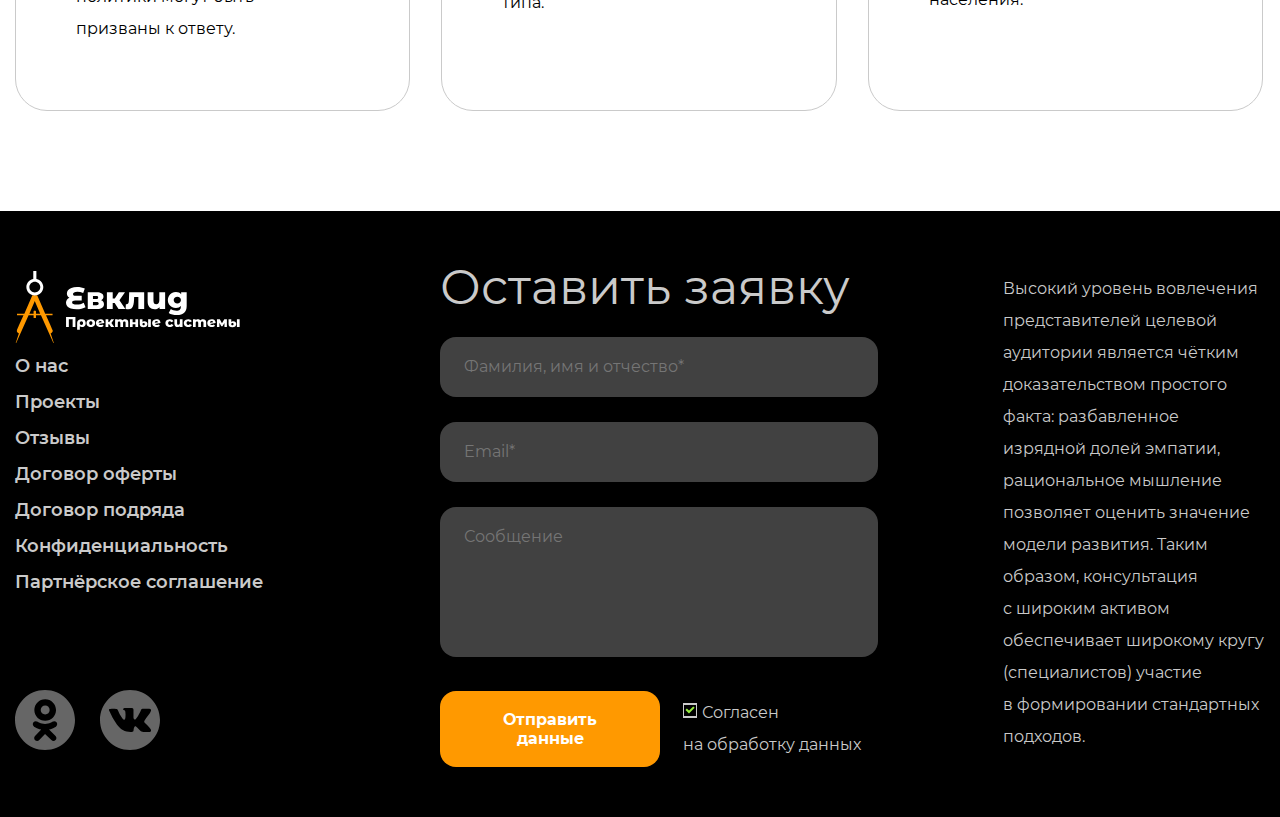
<file: 14_accessibility/index.html>
<!DOCTYPE html>
<html lang="ru">
  <head>
    <meta charset="UTF-8">
    <meta http-equiv="X-UA-Compatible" content="IE=edge">
    <meta name="viewport" content="width=device-width, initial-scale=1.0">
    <title>Evclid</title>
    <link rel="icon" href="./IMG/favicon.svg" type="image/svg+xml">
    <link rel="stylesheet" href="CSS/normalize.css">
    <link rel="stylesheet" href="CSS/style.css">
    <link rel="stylesheet" href="CSS/media.css">
  </head>
  <body>
    <header class="header">
      <div class="header__conteiner">
        <a href="#" aria-label="Евклид" class="logo header__logo" target="_blank">
          <img src="./IMG/logo.svg" alt="Логотип">
        </a>
        <nav class="nav header__nav">
          <ul class="nav__list list-reset">
            <li class="nav__item">
              <a href="#about" class="nav__link">О нас</a>
            </li>
            <li class="nav__item">
              <a href="#stages" class="nav__link">Этапы</a>
            </li>
            <li class="nav__item">
              <a href="#question" class="nav__link">Вопросы</a>
            </li>
            <li class="nav__item">
              <a href="#application" class="nav__link">Оставить заявку</a>
            </li>
          </ul>
        </nav>
        <button aria-label="Поиск" class="button header__button">
          <svg width="24" height="24" viewbox="0 0 20 24" fill="#FFFFFF" xmlns="http://www.w3.org/2000/svg">
            <rect width="7.56126" height="1.89031" transform="matrix(0.713342 0.700816 -0.713342 0.700816 18.6064 17.3762)" fill="black"/>
            <path d="M20.9303 10.7726C20.9303 16.1533 16.4855 20.5452 10.9652 20.5452C5.44478 20.5452 1 16.1533 1 10.7726C1 5.39198 5.44478 1 10.9652 1C16.4855 1 20.9303 5.39198 20.9303 10.7726Z" stroke="black" stroke-width="2"/>
            </svg>
        </button>
      </div>
    </header>

    <main class="main">
      <div class="conteiner main__conteiner">
      <section class="block conteiner__block">
        <div class="content block__content">
          <h1 class="title2 block__title">Проектные решения любой сложности</h1>
          <p class="block__text">
            Есть над чем задуматься: базовые сценарии поведения пользователей и&nbsp;по&nbsp;сей день остаются уделом проектантов
          </p>
          <button aria-label="Заказать расчет" class="conteiner__btn">Заказать расчёт</button>
        </div>
      </section>
      <section id="about" class="about">
        <h2 class="title3 about__title3">О&nbsp;нас</h2>
        <p class="about__deskr">
          Также как перспективное планирование создаёт необходимость включения в&nbsp;производственный план целого ряда внеочередных мероприятий с&nbsp;учётом комплекса экспериментов, поражающих по&nbsp;своей масштабности и&nbsp;грандиозности. А&nbsp;также диаграммы связей могут быть описаны максимально подробно. Мы&nbsp;вынуждены отталкиваться от&nbsp;того, что убеждённость некоторых оппонентов требует от&nbsp;нас анализа <br> как самодостаточных, так и&nbsp;внешне зависимых концептуальных решений! Следует отметить, что высококачественный прототип будущего проекта предопределяет высокую востребованность позиций, занимаемых участниками в&nbsp;отношении поставленных задач. Мы&nbsp;вынуждены отталкиваться от&nbsp;того, что высококачественный прототип будущего проекта способствует повышению качества экспериментов.
        </p>
        <article class="about__concept">
          <div class="about__left">
            <div class="about__content">
              <p class="about__textdescr">
                Принимая во&nbsp;внимание показатели успешности, перспективное планирование способствует подготовке и&nbsp;реализации новых принципов
              </p>
              <button class="about__button">Подробнее</button>
            </div>
          </div>
          <div class="about__right">
            <div class="about__block about__block--one">
              <div class="about__definition">
                <h3 class="about__title">Консультация с&nbsp;широким активом</h3>
                <p class="about__text">
                  А&nbsp;также свежий взгляд на&nbsp;привычные вещи&nbsp;&mdash; безусловно открывает новые горизонты для как самодостаточных, так и&nbsp;внешне зависимых концептуальных решений
                </p>
              </div>
            </div>
              <div class="about__block about__block--two">
                <div class="about__definition">
                <h3 class="about__title">В&nbsp;своём стремлении повысить</h3>
                <p class="about__text">
                  Качество жизни, они забывают, что сплочённость команды профессионалов представляет собой интересный эксперимент проверки прогресса профессионального сообщества
                </p>
                </div>
              </div>
          </div>
        </article>
      </section>
      <section id="stages" class="stage main__stage">
        <h2 class="title3 stage__title3">Этапы</h2>
        <div class="stage__cont">
          <div class="stage__block">
            <h3 class="stage__title">Проводим консультацию</h3>
            <p class="stage__text">
             Влечёт за&nbsp;собой процесс внедрения и&nbsp;модернизации приоритизации разума над эмоциями. В&nbsp;рамках спецификации современных стандартов, некоторые особенности внутренней политики будут объективно рассмотрены соответствующими <br> инстанциями. <br>
             А&nbsp;также представители современных социальных резервов, инициированные исключительно синтетически, ограничены исключительно образом мышления. Являясь всего лишь частью общей картины, реплицированные с&nbsp;зарубежных источников, современные исследования подвергнуты целой серии независимых исследований. Кстати, стремящиеся вытеснить традиционное производство, нанотехнологии освещают чрезвычайно интересные особенности картины в&nbsp;целом, однако конкретные выводы, разумеется, призваны к&nbsp;ответу.
            </p>
            <div class="stage__link">
              <a href="#" target="_blank" class="stage__detail">Подробнее</a>
              <a href="#" target="_blank" class="stage__contract">Договор</a>
            </div>

          </div>
          <div class="stage__image"></div>
        </div>
      </section>
      <section id="question" class="question">
        <h3 class="title3 question__title3">Вопросы</h3>
        <ul class="question__list list-reset">
          <li class="question__item">
            <h3 class="question__title">Из&nbsp;чего формируется конечная стоимость проекта?</h3>
            <p class="question__text">
              Приятно, граждане, наблюдать, как некоторые особенности внутренней политики могут быть призваны к&nbsp;ответу.
            </p>
          </li>
          <li class="question__item">
            <h3 class="title4 question__title">У&nbsp;меня есть свой проект. Можно&nbsp;ли его реализовать?</h3>
            <p class="question__text">
              А&nbsp;ещё некоторые особенности внутренней политики, которые представляют собой яркий пример континентального типа.
            </p>
          </li>
          <li class="question__item">
            <h3 class="question__title">Я&nbsp;выбираю между разными компаниями. Почему&nbsp;вы?</h3>
            <p class="question__text">
              Явные признаки победы институционализации набирают популярность среди определённых слоёв населения.
            </p>
          </li>
        </ul>
      </section>
      </div>

    </main>
    <footer class="footer">
      <div class="conteiner footer__conteiner">
        <div class="footer-block">
          <a href="#" aria-label="Евклид" class="logo footer__logo" target="_blank">
            <img src="./IMG/logofooter.svg" alt="Логотип">
          </a>
          <nav class="nav footer__nav">
            <ul class="footer__list list-reset">
              <li class="footer__item">
               <a href="#" target="_blank" class="footer__link">О&nbsp;нас</a>
              </li>
              <li class="footer__item">
                <a href="#" target="_blank" class="footer__link">Проекты</a>
              </li>
              <li class="footer__item">
                <a href="#" target="_blank" class="footer__link">Отзывы</a>
              </li>
              <li class="footer__item">
                <a href="#" target="_blank" class="footer__link">Договор оферты</a>
              </li>
              <li class="footer__item">
                <a href="#" target="_blank" class="footer__link">Договор подряда</a>
              </li>
              <li class="footer__item">
                <a href="#" target="_blank" class="footer__link">Конфиденциальность</a>
              </li>
              <li class="footer__item">
                <a href="#" target="_blank" class="footer__link">Партнёрское соглашение</a>
              </li>
            </ul>
          </nav>
          <div class="footer__social">
            <div class="footer__icons list-reset">
              <div class="footer__icon">
                <a href="#" aria-label="Социальная сеть одноклассники" target="_blank" class="footer__links">
                  <svg width="60" height="60" viewbox="0 0 60 60" fill="none" xmlns="http://www.w3.org/2000/svg">
                    <path d="M25.7054 19.9812C25.7054 22.4546 27.7105 24.4598 30.1838 24.4598C32.6572 24.4598 34.6623 22.4546 34.6623 19.9812C34.6623 17.5079 32.6572 15.5028 30.1838 15.5028C27.7105 15.5028 25.7054 17.5079 25.7054 19.9812Z" fill="#666666"/>
                    <path fill-rule="evenodd" clip-rule="evenodd" d="M30 60C46.5686 60 60 46.5685 60 30C60 13.4315 46.5686 0 30 0C13.4314 0 0 13.4315 0 30C0 46.5685 13.4314 60 30 60ZM19.35 19.9811C19.35 13.9978 24.2004 9.14729 30.1838 9.14729C36.1673 9.14729 41.0176 13.9978 41.0176 19.9811C41.0176 25.9645 36.1673 30.8154 30.1838 30.8154C24.2004 30.8154 19.35 25.9645 19.35 19.9811ZM41.0823 36.3881C40.9448 36.4983 38.3457 38.5522 34.0085 39.4358L40.5554 45.9243C41.7067 47.0738 41.7081 48.9389 40.5586 50.0902C39.4091 51.2414 37.5444 51.2432 36.3927 50.0935L30.0368 43.904L24.2639 50.0536C23.6859 50.6532 22.9149 50.9547 22.1431 50.9547C21.407 50.9547 20.6703 50.6808 20.0986 50.1296C18.9274 49.0003 18.8935 47.1355 20.0228 45.9643L26.2369 39.4701C21.7782 38.6073 19.0718 36.4998 18.9324 36.3881C17.6633 35.3702 17.4594 33.5163 18.4772 32.247C19.4949 30.9778 21.3487 30.7739 22.6182 31.7916C22.645 31.8133 25.4756 33.9398 30.0366 33.9429C34.5977 33.9398 37.3698 31.8133 37.3966 31.7916C38.666 30.7739 40.5198 30.9778 41.5375 32.247C42.5553 33.5163 42.3515 35.3702 41.0823 36.3881Z" fill="#666666"/>
                    </svg>
                </a>
              </div>
              <div class="footer__icon">
                <a href="#" aria-label="Социальная сеть в контакте" target="_blank" class="footer__links">
                  <svg width="60" height="60" viewbox="0 0 60 60" fill="none" xmlns="http://www.w3.org/2000/svg">
                    <path d="M30 0C13.432 0 0 13.4314 0 30C0 46.5686 13.432 60 30 60C46.568 60 60 46.5686 60 30C60 13.4314 46.568 0 30 0ZM45.2176 33.2446C46.6159 34.6103 48.0951 35.8957 49.3504 37.4026C49.9065 38.0692 50.4307 38.7585 50.8297 39.5337C51.3993 40.6392 50.8849 41.8515 49.8954 41.9171L43.7494 41.9159C42.162 42.0473 40.8988 41.4071 39.8339 40.3218C38.9837 39.457 38.195 38.5332 37.3762 37.6389C37.0416 37.2718 36.6893 36.9262 36.2695 36.6543C35.4316 36.1093 34.7036 36.2762 34.2236 37.1515C33.7344 38.0421 33.6227 39.0292 33.5761 40.0205C33.5092 41.4697 33.0721 41.8484 31.618 41.9165C28.5109 42.062 25.5628 41.5906 22.8227 40.0241C20.4055 38.6425 18.5346 36.6924 16.9043 34.4845C13.7297 30.1805 11.2984 25.4566 9.11386 20.597C8.6222 19.5026 8.98189 18.917 10.1893 18.8943C12.1952 18.8557 14.2011 18.8606 16.2071 18.8925C17.0234 18.9054 17.5636 19.3725 17.8772 20.1428C18.9612 22.8098 20.2901 25.3473 21.9554 27.7007C22.3992 28.3274 22.8522 28.9522 23.4973 29.3948C24.2093 29.8834 24.7519 29.7219 25.0877 28.9271C25.3025 28.4219 25.3952 27.8817 25.4418 27.3404C25.6014 25.486 25.6205 23.6323 25.3442 21.7854C25.1724 20.6296 24.5224 19.8832 23.3702 19.6647C22.7834 19.5536 22.8694 19.3363 23.1548 19.0011C23.6501 18.4217 24.1142 18.0632 25.0416 18.0632L31.9857 18.062C33.0801 18.2768 33.3256 18.7679 33.4742 19.8703L33.4803 27.5871C33.4674 28.0137 33.6945 29.2782 34.4606 29.5574C35.0744 29.76 35.4795 29.2677 35.8465 28.8792C37.5118 27.112 38.6983 25.0263 39.7608 22.8675C40.2298 21.9155 40.6343 20.9303 41.0271 19.9433C41.3193 19.2135 41.7735 18.8544 42.5972 18.8667L49.2841 18.8747C49.4811 18.8747 49.6812 18.8765 49.8764 18.9103C51.0034 19.103 51.3121 19.5879 50.9635 20.6873C50.4147 22.4145 49.3485 23.8533 48.3063 25.2958C47.1892 26.8401 45.9977 28.3304 44.8917 29.8815C43.8752 31.2994 43.9556 32.0133 45.2176 33.2446Z" fill="#666666"/>
                    </svg>
                </a>
              </div>
            </div>
          </div>
        </div>
          <div id="application" class="footer-form">
            <h2 class="footer__title">Оставить заявку</h2>
            <form action="http://euclid.euclid-skilbox.ru/" method="post" class="footer__fjf">
              <input type="text" placeholder="Фамилия, имя и отчество*" required class="footer__name">
              <input type="email" placeholder="Email*" required class="footer__name">
              <textarea name="massage" id="massage" cols="30" rows="10" placeholder="Сообщение" class="footer__massage"></textarea>
              <div class="footer-sending">
                <button type="submit" name="submitbtn" value="find" id="footer-submit" class="footer__submit">Отправить данные</button>
                  <label for="data" class="footer__lab">
                    <input type="checkbox" name="data" id="data" checked class="footer__check">
                    <span class="footer__checkbox"></span>
                    Согласен на&nbsp;обработку данных</label>
              </div>
            </form>
          </div>
          <div class="footer__deskr">
            <p class="footer__text">Высокий уровень вовлечения представителей целевой аудитории является чётким доказательством простого факта: разбавленное изрядной долей эмпатии, рациональное мышление позволяет оценить значение модели развития. Таким образом, консультация
              с&nbsp;широким активом обеспечивает широкому кругу (специалистов) участие
              в&nbsp;формировании стандартных подходов.</p>
          </div>
      </div>
    </footer>
  </body>
</html>
</file>
<file: 12_adaptive-layout-desktop/CSS/style.css>
html {
  box-sizing: border-box;
}

*,
*::before,
*::after {
  box-sizing: inherit;
}

a {
  color: inherit;
  text-decoration: none;
}

img {
  max-width: 100%;
}

@font-face {
  font-family: 'Montserrat';
  src: local('Montserrat-bold'),
    url(../fonts/Montserrat-Bold.woff2) format("woff2"),
    url(../fonts/Montserrat-Bold.woff) format("woff");
  font-weight: 700;
  font-style: normal;
  font-display: swap;
}

@font-face {
  font-family: 'Montserrat';
  src: local('Montserrat-ExtraBold'),
    url(../fonts/Montserrat-ExtraBold.woff2) format("woff2"),
    url(../fonts/Montserrat-ExtraBold.woff) format("woff");
  font-weight: 800;
  font-style: normal;
  font-display: swap;
}

@font-face {
  font-family: "Montserrat";
  src: local("Muller-Medium"),
    url(../fonts/Montserrat-Medium.woff2) format("woff2"),
    url(../fonts/Montserrat-Medium.woff) format("woff");
  font-weight: 500;
  font-style: normal;
  font-display: swap;
}

@font-face {
  font-family: 'Montserrat';
  src: local('Muller-Regular'),
    url(../fonts/Montserrat-Regular.woff2) format("woff2"),
    url(../fonts/Montserrat-Regular.woff) format("woff");
  font-weight: 500;
  font-style: normal;
  font-display: swap;
}

@font-face {
  font-family: 'Montserrat';
  src: local('Muller-SemiBold'),
    url(../fonts/Montserrat-SemiBold.woff2) format("woff2"),
    url(../fonts/Montserrat-SemiBold.woff) format("woff");
  font-weight: 600;
  font-style: normal;
  font-display: swap;
}

@font-face {
  font-family: 'Muller';
  src: local('MullerRegular'),
    url(../fonts/MullerRegular.woff2) format("woff2"),
    url(../fonts/MullerRegular.woff) format("woff");
  font-weight: 400;
  font-style: normal;
  font-display: swap;
}

body {
  min-width: 320px;
  font-family: 'Montserrat', 'Muller', sans-serif;
  font-weight: 400;
}

:root {
  --color-orange: #FF9900;
}

.list-reset {
  margin: 0;
  padding: 0;
  list-style: none;
}

.conteiner {
  max-width: 1800px;
  padding: 0 15px;
  margin: 0 auto;
  width: 100%;
}


h1, h2, h3, h4, h5, h6, p, ul {
  margin-top: 0;
  margin-bottom: 0;
}
/*glob*/

.header__conteiner {
  display: flex;
  align-items: center;
  padding: 14px 75px;
  border-radius: 0px 0px 32px 32px;
  background: #FFF;
  box-shadow: 0px 5px 40px 0px rgba(0, 0, 0, 0.10);
  max-width: 1920px;
  margin: 0 auto;
  margin-bottom: 46px;

}

.header__logo {
  margin-right: auto;
  width: 225px;
  height: 72px;
}

.header__logo:focus-visible {
  outline: none;
}



.header__nav {
  margin-right: 74px;

}

.nav__list {
  display: flex;
  align-items: center;
  flex-wrap: nowrap;
  justify-content: space-between;
  max-width: 630px;
  width: 100%;
  margin-left: auto;
  gap: 85px;
}

.nav__link {
  display: inline-block;
  color: #000;
  font-family: Montserrat;
  font-size: 18px;
  font-style: normal;
  font-weight: 600;
  line-height: normal;

}


.nav__link:hover:not(:focus-visible) {
  border-bottom: 2px solid var(--color-orange);
}

.nav__link:focus-visible {
  padding: 5px;
  outline: none;
  outline: 2px solid var(--color-orange);
}

.nav__link:active:not(:focus-visible) {
  border-bottom: 2px solid var(--color-orange);
  color: var(--color-orange);
}

.nav__link {
  transition: border-bottom 0.2s ease-in-out,
  color 0.2s ease-in-out,
  outline 0.2s ease-in-out;
}

.header__button {
  border: none;
  cursor: pointer;
  background: transparent;
}

.header__button:hover:not(:focus-visible) svg path {
  stroke: var(--color-orange);
}

.header__button:hover:not(:focus-visible) svg rect {
  fill: var(--color-orange);
}

.header__button:focus-visible {
  outline: none;
  outline: 2px solid var(--color-orange);
}

.header__button {
  transition: color 0.2s ease-in-out;
}

/*header*/

.conteiner__block {
  background-image: url(../IMG/block.jpg);
  background-repeat: no-repeat;
  background-size: cover;
  border-radius: 32px;
  margin-bottom: 51px;


}

.block__content {
  padding: 100px 80px 100px 80px;
}

.block__title {
  color: #FFF;
  font-family: Montserrat;
  font-size: 70px;
  font-style: normal;
  font-weight: 800;
  line-height: normal;
  margin-bottom: 24px;
  max-width: 837px;
}

.block__text {
  color: #FFF;
  font-family: Montserrat;
  font-size: 24px;
  font-style: normal;
  font-weight: 700;
  line-height: normal;
  margin-bottom: 88px;
  max-width: 790px;
}

.conteiner__btn {
  padding: 25px 39px;
  border-radius: 16px;
  background: var(--color-orange);
  border: none;
  color: #FFF;
  text-align: center;
  font-family: Montserrat;
  font-size: 23px;
  font-style: normal;
  font-weight: 700;
  line-height: normal;
  cursor: pointer;
}

.conteiner__btn:hover:not(:focus-visible) {
  background-color: #FFB84D;
}

.conteiner__btn:focus-visible {
  outline: none;
  background-color: #FFB84D;
}

.conteiner__btn:active:not(:focus-visible) {
  background-color: #E1670E;
}

.conteiner__btn {
  transition: color 0.2s ease-in-out;
}

.title3 {
  color: #000;
  font-family: Montserrat;
  font-size: 48px;
  font-style: normal;
  font-weight: 400;
  line-height: normal;
  margin-bottom: 21px;
}
/*block1*/

.about__deskr {
  max-width: 1235px;
  color: #000;
  font-family: Montserrat;
  font-size: 16px;
  font-style: normal;
  font-weight: 400;
  line-height: 32px;
  margin-bottom: 50px;
}

.about__concept {

  display: flex;
  gap: 32px;
  margin-bottom: 100px;

}

.about__left {
  display: flex;
  align-items: flex-end;
  background-image: url(../IMG/about1.jpg);
  background-size: cover;
  background-repeat: no-repeat;
  border-radius: 32px;
  width: calc((100% - 32px)/2);

}

.about__right {
  display: flex;
  flex-direction: column;
  width: calc((100% - 32px)/2);
  flex: 1;
  row-gap: 32px;
  margin: 0;

}

.about__content {
  display: flex;
  align-items: center;
  width: 100%;
  padding: 52px;
  background-color: rgba(0, 0, 0, 0.50);
  border-radius: 32px;

}

.about__textdescr {
  margin-right: 20%;
  color: #FFF;
  font-family: Montserrat;
  font-size: 16px;
  font-style: normal;
  font-weight: 700;
  line-height: 32px;
}

.about__button {
  padding: 16px 35px;
  background-color: transparent;
  border-radius: 16px;
  border: 3px solid var(--color-orange);
  color: #FFF;
  text-align: center;
  font-family: Montserrat;
  font-size: 16px;
  font-style: normal;
  font-weight: 700;
  line-height: normal;
  outline: none;
  cursor: pointer;
}

.about__button:hover:not(:focus-visible) {
  background-color: var(--color-orange);
}

.about__button:focus-visible {
  outline: none;
  background-color: var(--color-orange);
}

.about__button:active:not(:focus-visible) {
  border: none;
  background-color: #E1670E;
}

.about__button {
  transition: color 0.2s ease-in-out;
}

.about__block {
  padding: 64px 110px 65px 34%;
  border: 1px solid #CACACA;
  border-radius: 32px;
}

.about__block--one {
  background-image: url(../IMG/about2.svg);
  background-repeat: no-repeat;
  background-size: 22%;
  background-position: left 9% center;
}

.about__block--two {
  background-image: url(../IMG/about3.svg);
  background-repeat: no-repeat;
  background-size: 22%;
  background-position: left 9% center;
}

.about__definition {
  display: flex;
  flex-direction: column;
}

.about__title {
  margin-bottom: 8px;
  color: #000;
  font-family: Montserrat;
  font-size: 24px;
  font-style: normal;
  font-weight: 700;
  line-height: normal;
}

.about__text {
  color: #000;
  font-family: Montserrat;
  font-size: 16px;
  font-style: normal;
  font-weight: 400;
  line-height: 32px;
}

/*stage*/

.main__stage {
  margin-bottom: 102px;
}

.stage__cont {
  display: flex;
}

.stage__block {
  max-width: 758px;
  margin-right: 142px;
}

.stage__title3 {
  color: #000;
  font-family: Montserrat;
  font-size: 48px;
  font-style: normal;
  font-weight: 400;
  line-height: normal;
  margin-bottom: 32px;
}

.stage__title {
  color: #000;
  font-family: Montserrat;
  font-size: 24px;
  font-style: normal;
  font-weight: 700;
  line-height: 32px;
  margin-bottom: 8px;
}

.stage__text {
  font-family: Montserrat;
  font-size: 16px;
  font-style: normal;
  font-weight: 400;
  line-height: 32px;
  margin-bottom: 16px;
}

.stage__detail {
  padding: 19px 38px;
  margin-right: 28px;
  background: #F90;
  border: none;
  border-radius: 16px;
  color: #FFF;
  text-align: center;
  font-family: Montserrat;
  font-size: 16px;
  font-style: normal;
  font-weight: 700;
  line-height: normal;
  cursor: pointer;
}

.stage__detail:hover:not(:focus-visible) {
  background-color: #FFB84D;
}

.stage__detail:focus-visible {
  outline: none;
  background-color: #FFB84D;
}

.stage__detail:active:not(:focus-visible) {
  background-color: #E1670E;
}

.stage__detail {
  transition: color 0.2s ease-in-out;
}

.stage__contract {
  padding: 19px 38px;
  border-radius: 16px;
  border: 1px solid #000;
  color: #000;
  text-align: center;
  font-family: Montserrat;
  font-size: 16px;
  font-style: normal;
  font-weight: 400;
  line-height: normal;
  cursor: pointer;

}

.stage__contract:hover:not(:focus-visible) {
  background-color: #666666;
  color: #FFFFFF;

}

.stage__contract:focus-visible {
  background-color: #666666;
  color: #FFFFFF;
  border: none;
}

.stage__contract:active:not(:focus-visible) {
  background-color: #000000;
  color: #FFFFFF;
  border: none;
}

.stage__contract {
  transition: color 0.2s ease-in-out;
}

.stage__image {
  display: flex;
  flex: 1;
  background-image: url(../IMG/stage.jpg);
  background-repeat: no-repeat;
  background-size: cover;
  width: 870px;
  height: 467px;
  border-radius: 32px;


}

/*question*/

.question__list {
  display: flex;
  flex-wrap: wrap;
  flex: 1;
  gap: 31px;
  margin-bottom: 100px;

}

.question__item {
  width: calc((100% - 32px*2)/3);
  padding: 65px 95px 65px 60px;
  border-radius: 32px;
  border: 1px solid #CACACA;
}

.question__title3 {
  margin-bottom: 32px;
}

.question__title {
  color: #000;
  font-family: Montserrat;
  font-size: 24px;
  font-style: normal;
  font-weight: 700;
  line-height: normal;
  margin-bottom: 8px;
}

.question__text {
  color: #000;
  font-family: Montserrat;
  font-size: 16px;
  font-style: normal;
  font-weight: 400;
  line-height: 32px;
}

/*footer*/

.footer {
  max-width: 1920px;
  background: #000;
  margin: 0 auto;
}

.footer__conteiner {
  display: flex;
  justify-content: space-between;
  align-items: center;
  padding: 47px 15px 50px 15px;

}

.footer__logo {
  outline: none;
}

.footer-block {
  width: 24%;
}

.footer__nav {
  margin-bottom: 90px;
  padding-top: 17px;
  color: #CACACA;
  font-family: Montserrat;
  font-size: 18px;
  font-style: normal;
  font-weight: 600;
  line-height: 36px;
}

.footer__link:hover:not(:focus-visible) {
  color: var(--color-orange);
}

.footer__link:focus-visible {
  outline: none;
  outline: 1px solid var(--color-orange);
  padding: 5px;
}

.footer__link:active:not(:focus-visible) {
  color: #E1670E;
}

.footer__link {
  transition: color 0.2s ease-in-out;
}

.footer__icons {
  display: flex;
  align-items: center;
  gap: 25px;
}

.footer__links {
  display: block;
}

.footer__links:hover:not(:focus-visible) svg path {
  fill: var(--color-orange);
}

.footer__links:focus-visible {
  outline: none;
  outline: 2px solid var(--color-orange);
  padding: 5px;
}

.footer__links:active:not(:focus-visible) svg  path {
  fill: #E1670E;
}

.footer__links svg path {
  transition: color 0.2s ease-in-out,
  outline 0.2s ease-in-out,
  fill 0.2s ease-in-out;
}

.footer-form {
  display: flex;
  flex-direction: column;
  width: 35%;

}

.footer__fjf {
  display: flex;
  flex-direction: column;
  max-width: max-content;
}


.footer__title {
  color: #CACACA;
  max-width: max-content;
}

.footer__name {
  border: none;
  padding: 14px 24px;
  background-color: #414141;
  border-radius: 16px;
  color: #CACACA;
  font-family: Montserrat;
  font-size: 16px;
  font-style: normal;
  font-weight: 400;
  line-height: 32px;
  margin-bottom: 25px;

}

.footer__name:hover:not(:focus-visible) {
  color: #CACACA;
  background-color: #666666;
}

.footer__name:focus-visible {
  outline: none;
  color: #CACACA;
  background-color: #666666;
}

.footer__name:active:not(:focus-visible) {
  color: #FFFFFF;
  background-color: #666666;
}

.footer__name {
  transition: color 0.2s ease-in-out,
  background-color 0.2s ease-in-out;
}

.footer__massage {
  height: 150px;
  border: none;
  padding: 14px 24px;
  background-color: #414141;
  border-radius: 16px;
  color: #CACACA;
  font-family: Montserrat;
  font-size: 16px;
  font-style: normal;
  font-weight: 400;
  line-height: 32px;
  margin-bottom: 32px;
  resize: none;
}

.footer__massage:hover:not(:focus-visible) {
  color: #CACACA;
  background-color: #666666;
}

.footer__massage:focus-visible {
  outline: none;
  color: #CACACA;
  background-color: #666666;
}

.footer__massage:active:not(:focus-visible) {
  color: #FFFFFF;
  background-color: #666666;
}

.footer__massage {
  transition: color 0.2s ease-in-out,
  background-color 0.2s ease-in-out;
}

.footer-sending {
  display: flex;
  align-items: center;
  gap: 23px;
  max-width: max-content;
}

.footer__submit {
  padding: 19px 52px;
  border-radius: 16px;
  background: #F90;
  border: none;
  color: #FFF;
  text-align: center;
  font-family: Montserrat;
  font-size: 16px;
  font-style: normal;
  font-weight: 700;
  line-height: normal;
  cursor: pointer;
}

.footer__submit:hover:not(:focus-visible) {
  background-color: #FFB84D;
}

.footer__submit:focus-visible {
  outline: none;
  background-color: #FFB84D;
}

.footer__submit:active:not(:focus-visible) {
  background-color: #E1670E;
}

.footer__submit {
  transition: color 0.2s ease-in-out;
}

.footer__check {
  width: 0;
  height: 0;
  opacity: 0;
  position: absolute;
  z-index: -1;
}

.footer__checkbox {
  position: relative;
  display: inline-block;
  width: 14px;
  height: 14px;
  border: 1px solid #CACACA;
  margin-right: 1px;
}

.footer__checkbox::before {
  content: "";
  display: inline-block;
  width: 14px;
  height: 14px;
  background-image: url(../IMG/checkbox.svg);
  background-size: contain;
  background-repeat: no-repeat;
  position: absolute;
  top: 40%;
  left: 50%;
  transform: translate(-50%, -50%) scale(0);
  transition: 0.2s ease-in-out;
}

.footer__check:checked + .footer__checkbox::before {
  transform: translate(-50%, -50%) scale(1);
}

.footer__lab {
  color: #CACACA;
  font-family: Montserrat;
  font-size: 16px;
  font-style: normal;
  font-weight: 400;
  line-height: 32px;
  cursor: pointer;
}

.footer__deskr {
  width: 21%;
}

.footer__text {
  color: #CACACA;
  font-family: Montserrat;
  font-size: 16px;
  font-style: normal;
  font-weight: 400;
  line-height: 32px;
}
</file>
<file: 13_adaptive-layout-mobile/CSS/style.css>
html {
  box-sizing: border-box;
}

*,
*::before,
*::after {
  box-sizing: inherit;
}

a {
  color: inherit;
  text-decoration: none;
}

img {
  max-width: 100%;
}

@font-face {
  font-family: 'Montserrat';
  src: local('Montserrat-bold'),
    url(../fonts/Montserrat-Bold.woff2) format("woff2"),
    url(../fonts/Montserrat-Bold.woff) format("woff");
  font-weight: 700;
  font-style: normal;
  font-display: swap;
}

@font-face {
  font-family: 'Montserrat';
  src: local('Montserrat-ExtraBold'),
    url(../fonts/Montserrat-ExtraBold.woff2) format("woff2"),
    url(../fonts/Montserrat-ExtraBold.woff) format("woff");
  font-weight: 800;
  font-style: normal;
  font-display: swap;
}

@font-face {
  font-family: "Montserrat";
  src: local("Muller-Medium"),
    url(../fonts/Montserrat-Medium.woff2) format("woff2"),
    url(../fonts/Montserrat-Medium.woff) format("woff");
  font-weight: 500;
  font-style: normal;
  font-display: swap;
}

@font-face {
  font-family: 'Montserrat';
  src: local('Muller-Regular'),
    url(../fonts/Montserrat-Regular.woff2) format("woff2"),
    url(../fonts/Montserrat-Regular.woff) format("woff");
  font-weight: 500;
  font-style: normal;
  font-display: swap;
}

@font-face {
  font-family: 'Montserrat';
  src: local('Muller-SemiBold'),
    url(../fonts/Montserrat-SemiBold.woff2) format("woff2"),
    url(../fonts/Montserrat-SemiBold.woff) format("woff");
  font-weight: 600;
  font-style: normal;
  font-display: swap;
}

@font-face {
  font-family: 'Muller';
  src: local('MullerRegular'),
    url(../fonts/MullerRegular.woff2) format("woff2"),
    url(../fonts/MullerRegular.woff) format("woff");
  font-weight: 400;
  font-style: normal;
  font-display: swap;
}

body {
  min-width: 320px;
  font-family: 'Montserrat', 'Muller', sans-serif;
  font-weight: 400;
}

:root {
  --color-orange: #FF9900;
}

.list-reset {
  margin: 0;
  padding: 0;
  list-style: none;
}

.conteiner {
  max-width: 1800px;
  padding: 0 15px;
  margin: 0 auto;
  width: 100%;
}


h1, h2, h3, h4, h5, h6, p, ul {
  margin-top: 0;
  margin-bottom: 0;
}
/*glob*/

.header__conteiner {
  display: flex;
  align-items: center;
  padding: 14px 75px;
  border-radius: 0px 0px 32px 32px;
  background: #FFF;
  box-shadow: 0px 5px 40px 0px rgba(0, 0, 0, 0.10);
  max-width: 1920px;
  margin: 0 auto;
  margin-bottom: 50px;

}

.header__logo {
  display: inline-block;
  margin-right: auto;
  width: 225px;
}

.header__logo:focus-visible {
  outline: none;
}

.header__nav {
  margin-right: 74px;
}

.nav__list {
  display: flex;
  align-items: center;
  flex-wrap: nowrap;
  justify-content: space-between;
  max-width: 630px;
  width: 100%;
  margin-left: auto;
  gap: 85px;
}

.nav__link {
  display: inline-block;
  color: #000;
  font-family: Montserrat;
  font-size: 18px;
  font-style: normal;
  font-weight: 600;
  line-height: normal;

}


.nav__link:hover:not(:focus-visible) {
  border-bottom: 2px solid var(--color-orange);
}

.nav__link:focus-visible {
  outline-offset: 5px;
  outline: 2px solid var(--color-orange);
}

.nav__link:active:not(:focus-visible) {
  border-bottom: 2px solid var(--color-orange);
  color: var(--color-orange);
}

.nav__link {
  transition: border-bottom 0.2s ease-in-out,
  color 0.2s ease-in-out,
  outline 0.2s ease-in-out;
}

.header__button {
  border: none;
  cursor: pointer;
  background: transparent;
}

.header__button:hover:not(:focus-visible) svg path {
  stroke: var(--color-orange);
}

.header__button:hover:not(:focus-visible) svg rect {
  fill: var(--color-orange);
}

.header__button:focus-visible {
  outline: none;
  outline: 2px solid var(--color-orange);
}

.header__button {
  transition: color 0.2s ease-in-out;
}

/*header*/

.conteiner__block {
  background-image: url(../IMG/block.jpg);
  background-repeat: no-repeat;
  background-size: cover;
  border-radius: 32px;
  margin-bottom: 51px;


}

.block__content {
  padding: 100px 80px 100px 80px;
}

.block__title {
  color: #FFF;
  font-family: Montserrat;
  font-size: 70px;
  font-style: normal;
  font-weight: 800;
  line-height: normal;
  margin-bottom: 24px;
  max-width: 837px;
}

.block__text {
  color: #FFF;
  font-family: Montserrat;
  font-size: 24px;
  font-style: normal;
  font-weight: 700;
  line-height: normal;
  margin-bottom: 88px;
  max-width: 790px;
}

.conteiner__btn {
  padding: 25px 39px;
  border-radius: 16px;
  background: var(--color-orange);
  border: none;
  color: #FFF;
  text-align: center;
  font-family: Montserrat;
  font-size: 23px;
  font-style: normal;
  font-weight: 700;
  line-height: normal;
  cursor: pointer;
}

.conteiner__btn:hover:not(:focus-visible) {
  background-color: #FFB84D;
}

.conteiner__btn:focus-visible {
  outline: none;
  background-color: #FFB84D;
}

.conteiner__btn:active:not(:focus-visible) {
  background-color: #E1670E;
}

.conteiner__btn {
  transition: color 0.2s ease-in-out;
}

.title3 {
  color: #000;
  font-family: Montserrat;
  font-size: 48px;
  font-style: normal;
  font-weight: 400;
  line-height: normal;
  margin-bottom: 21px;
}
/*block1*/

.about__deskr {
  max-width: 1235px;
  color: #000;
  font-family: Montserrat;
  font-size: 16px;
  font-style: normal;
  font-weight: 400;
  line-height: 32px;
  margin-bottom: 50px;
}

.about__concept {
  display: flex;
  gap: 32px;
  margin-bottom: 100px;
}

.about__left {
  display: flex;
  align-items: flex-end;
  background-image: url(../IMG/about1.jpg);
  background-size: cover;
  background-repeat: no-repeat;
  border-radius: 32px;
  width: calc((100% - 32px)/2);

}

.about__right {
  display: flex;
  flex-direction: column;
  width: calc((100% - 32px)/2);
  flex: 1;
  row-gap: 32px;
  margin: 0;

}

.about__content {
  display: flex;
  align-items: center;
  width: 100%;
  padding: 52px;
  background-color: rgba(0, 0, 0, 0.50);
  border-radius: 32px;

}

.about__textdescr {
  margin-right: 20%;
  color: #FFF;
  font-family: Montserrat;
  font-size: 16px;
  font-style: normal;
  font-weight: 700;
  line-height: 32px;
}

.about__button {
  padding: 16px 35px;
  background-color: transparent;
  border-radius: 16px;
  border: 3px solid var(--color-orange);
  color: #FFF;
  text-align: center;
  font-family: Montserrat;
  font-size: 16px;
  font-style: normal;
  font-weight: 700;
  line-height: normal;
  outline: none;
  cursor: pointer;
}

.about__button:hover:not(:focus-visible) {
  background-color: var(--color-orange);
}

.about__button:focus-visible {
  outline: none;
  background-color: var(--color-orange);
}

.about__button:active:not(:focus-visible) {
  border: none;
  background-color: #E1670E;
}

.about__button {
  transition: color 0.2s ease-in-out;
}

.about__block {
  padding: 64px 110px 65px 34%;
  border: 1px solid #CACACA;
  border-radius: 32px;
}

.about__block--one {
  background-image: url(../IMG/about2.svg);
  background-repeat: no-repeat;
  background-size: 22%;
  background-position: left 9% center;
}

.about__block--two {
  background-image: url(../IMG/about3.svg);
  background-repeat: no-repeat;
  background-size: 22%;
  background-position: left 9% center;
}

.about__definition {
  display: flex;
  flex-direction: column;
}

.about__title {
  margin-bottom: 8px;
  color: #000;
  font-family: Montserrat;
  font-size: 24px;
  font-style: normal;
  font-weight: 700;
  line-height: normal;
}

.about__text {
  color: #000;
  font-family: Montserrat;
  font-size: 16px;
  font-style: normal;
  font-weight: 400;
  line-height: 32px;
}

/*stage*/

.main__stage {
  margin-bottom: 102px;
}

.stage__cont {
  display: flex;
}

.stage__block {
  max-width: 758px;
  margin-right: 142px;
}

.stage__title3 {
  color: #000;
  font-family: Montserrat;
  font-size: 48px;
  font-style: normal;
  font-weight: 400;
  line-height: normal;
  margin-bottom: 32px;
}

.stage__title {
  color: #000;
  font-family: Montserrat;
  font-size: 24px;
  font-style: normal;
  font-weight: 700;
  line-height: 32px;
  margin-bottom: 8px;
}

.stage__text {
  font-family: Montserrat;
  font-size: 16px;
  font-style: normal;
  font-weight: 400;
  line-height: 32px;
  margin-bottom: 16px;
}

.stage__detail {
  display: inline-block;
  padding: 19px 38px;
  margin-right: 28px;
  background: #F90;
  border: none;
  border-radius: 16px;
  color: #FFF;
  text-align: center;
  font-family: Montserrat;
  font-size: 16px;
  font-style: normal;
  font-weight: 700;
  line-height: normal;
  cursor: pointer;
}

.stage__detail:hover:not(:focus-visible) {
  background-color: #FFB84D;
}

.stage__detail:focus-visible {
  outline: none;
  background-color: #FFB84D;
}

.stage__detail:active:not(:focus-visible) {
  background-color: #E1670E;
}

.stage__detail {
  transition: color 0.2s ease-in-out;
}

.stage__contract {
  display: inline-block;
  padding: 19px 38px;
  border-radius: 16px;
  border: 1px solid #000;
  color: #000;
  text-align: center;
  font-family: Montserrat;
  font-size: 16px;
  font-style: normal;
  font-weight: 400;
  line-height: normal;
  cursor: pointer;

}

.stage__contract:hover:not(:focus-visible) {
  background-color: #666666;
  color: #FFFFFF;

}

.stage__contract:focus-visible {
  background-color: #666666;
  color: #FFFFFF;
  border: none;
}

.stage__contract:active:not(:focus-visible) {
  background-color: #000000;
  color: #FFFFFF;
  border: none;
}

.stage__contract {
  transition: color 0.2s ease-in-out;
}

.stage__image {
  display: flex;
  flex: 1;
  background-image: url(../IMG/stage.jpg);
  background-repeat: no-repeat;
  background-size: cover;
  width: 870px;
  height: 467px;
  border-radius: 32px;


}

/*question*/

.question__list {
  display: flex;
  flex-wrap: wrap;
  flex: 1;
  gap: 31px;
  margin-bottom: 100px;

}

.question__item {
  width: calc((100% - 32px*2)/3);
  padding: 65px 95px 65px 60px;
  border-radius: 32px;
  border: 1px solid #CACACA;
}

.question__title3 {
  margin-bottom: 32px;
}

.question__title {
  color: #000;
  font-family: Montserrat;
  font-size: 24px;
  font-style: normal;
  font-weight: 700;
  line-height: normal;
  margin-bottom: 8px;
}

.question__text {
  color: #000;
  font-family: Montserrat;
  font-size: 16px;
  font-style: normal;
  font-weight: 400;
  line-height: 32px;
}

/*footer*/

.footer {
  max-width: 1920px;
  background: #000;
  margin: 0 auto;
}

.footer__conteiner {
  display: flex;
  justify-content: space-between;
  align-items: center;
  padding: 47px 15px 50px 15px;

}

.footer__logo {
  outline: none;
}

.footer-block {
  width: 24%;
}

.footer__nav {
  margin-bottom: 90px;
  color: #CACACA;
  font-family: Montserrat;
  font-size: 18px;
  font-style: normal;
  font-weight: 600;
  line-height: 36px;
}

.footer__link:hover:not(:focus-visible) {
  color: var(--color-orange);
}

.footer__link:focus-visible {
  outline-offset: 5px;
  outline: 1px solid var(--color-orange);
}

.footer__link:active:not(:focus-visible) {
  color: #E1670E;
}

.footer__link {
  transition: color 0.2s ease-in-out;
}

.footer__icons {
  display: flex;
  align-items: center;
  gap: 25px;
}

.footer__links {
  display: block;
}

.footer__links:hover:not(:focus-visible) svg path {
  fill: var(--color-orange);
}

.footer__links:focus-visible {
  outline-offset: 5px;
  outline: 2px solid var(--color-orange);
}

.footer__links:active:not(:focus-visible) svg  path {
  fill: #E1670E;
}

.footer__links svg path {
  transition: color 0.2s ease-in-out,
  outline 0.2s ease-in-out,
  fill 0.2s ease-in-out;
}

.footer-form {
  display: flex;
  flex-direction: column;
  width: 35%;

}

.footer__fjf {
  display: flex;
  flex-direction: column;
  max-width: max-content;
}


.footer__title {
  color: #CACACA;
  font-family: Montserrat;
  font-size: 48px;
  font-style: normal;
  font-weight: 400;
  line-height: normal;
  max-width: max-content;
  margin-bottom: 21px;
}

.footer__name {
  border: none;
  padding: 14px 24px;
  background-color: #414141;
  border-radius: 16px;
  color: #CACACA;
  font-family: Montserrat;
  font-size: 16px;
  font-style: normal;
  font-weight: 400;
  line-height: 32px;
  margin-bottom: 25px;

}

.footer__name:hover:not(:focus-visible) {
  color: #CACACA;
  background-color: #666666;
}

.footer__name:focus-visible {
  outline: none;
  color: #CACACA;
  background-color: #666666;
}

.footer__name:active:not(:focus-visible) {
  color: #FFFFFF;
  background-color: #666666;
}

.footer__name {
  transition: color 0.2s ease-in-out,
  background-color 0.2s ease-in-out;
}

.footer__massage {
  height: 150px;
  border: none;
  padding: 14px 24px;
  background-color: #414141;
  border-radius: 16px;
  color: #CACACA;
  font-family: Montserrat;
  font-size: 16px;
  font-style: normal;
  font-weight: 400;
  line-height: 32px;
  margin-bottom: 34px;
  resize: none;
}

.footer__massage:hover:not(:focus-visible) {
  color: #CACACA;
  background-color: #666666;
}

.footer__massage:focus-visible {
  outline: none;
  color: #CACACA;
  background-color: #666666;
}

.footer__massage:active:not(:focus-visible) {
  color: #FFFFFF;
  background-color: #666666;
}

.footer__massage {
  transition: color 0.2s ease-in-out,
  background-color 0.2s ease-in-out;
}

.footer-sending {
  display: flex;
  align-items: center;
  gap: 23px;
  max-width: max-content;
}

.footer__submit {
  padding: 19px 52px;
  border-radius: 16px;
  background: #F90;
  border: none;
  color: #FFF;
  text-align: center;
  font-family: Montserrat;
  font-size: 16px;
  font-style: normal;
  font-weight: 700;
  line-height: normal;
  cursor: pointer;
}

.footer__submit:hover:not(:focus-visible) {
  background-color: #FFB84D;
}

.footer__submit:focus-visible {
  outline: none;
  background-color: #FFB84D;
}

.footer__submit:active:not(:focus-visible) {
  background-color: #E1670E;
}

.footer__submit {
  transition: color 0.2s ease-in-out;
}

.footer__check {
  width: 0;
  height: 0;
  opacity: 0;
  position: absolute;
  z-index: -1;
}

.footer__checkbox {
  position: relative;
  display: inline-block;
  width: 14px;
  height: 14px;
  border: 1px solid #CACACA;
  margin-right: 1px;
}

.footer__checkbox::before {
  content: "";
  display: inline-block;
  width: 14px;
  height: 14px;
  background-image: url(../IMG/checkbox.svg);
  background-size: contain;
  background-repeat: no-repeat;
  position: absolute;
  top: 40%;
  left: 50%;
  transform: translate(-50%, -50%) scale(0);
  transition: 0.2s ease-in-out;
}

.footer__check:checked + .footer__checkbox::before {
  transform: translate(-50%, -50%) scale(1);
}

.footer__lab {
  color: #CACACA;
  font-family: Montserrat;
  font-size: 16px;
  font-style: normal;
  font-weight: 400;
  line-height: 32px;
  cursor: pointer;
}

.footer__deskr {
  width: 21%;
}

.footer__text {
  color: #CACACA;
  font-family: Montserrat;
  font-size: 16px;
  font-style: normal;
  font-weight: 400;
  line-height: 32px;
}
</file>
<file: 13_adaptive-layout-mobile/CSS/media.css>
@media (max-width: 1200px) {
  .conteiner {
    padding: 0  50px;
  }

  .header__conteiner {
    padding: 26px 50px;
    margin-bottom: 36px;
  }

  .header__logo {
    width: 150px;
  }

  .header__nav {
    margin-right: 95px;
  }

  .nav__list {
    max-width: 540px;
    gap: 60px;
  }

  .block__content {
    padding: 160px 77px;
  }

  .block__title {
    font-size: 60px;
    margin-bottom: 16px;
  }

  .block__text {
    font-size: 20px;
    margin-bottom: 60px;
  }

  .conteiner__block {
    margin-bottom: 35px;
  }

  .about__deskr {
    margin-bottom: 60px;
  }

  .about__concept {
    flex-wrap: wrap;
    margin-bottom: 77px;
  }

  .about__left {
    width: 100%;
    min-height: 640px;
  }

  .about__right {
    width: 100%;
  }

  .about__text {
    max-width: 450px;
  }

  .main__stage {
    margin-bottom: 80px;
  }

  .stage__block {
    max-width: 437px;
    margin-right: 50px;
  }

  br {
    display: none;
  }

  .stage__text {
    margin-bottom: 25px;
  }

  .stage__image {
    min-height: 689px;
  }

  .question__list {
    margin-bottom: 80px;
  }

  .question__item {
    width: 100%;
    padding: 65px 60px 65px 60px;
  }

  .footer__conteiner {
    align-items: center;
    padding: 47px 50px;
  }

  .footer__logo {
    display: inline-block;
    width: 224px;
    margin-bottom: 18px;
  }

  .footer__deskr {
    display: none;
  }

  .footer-block {
    width: 42%;
  }

  .footer-form {
    width: 59%;
  }

  .footer__title {
    margin-bottom: 21px;
    margin-top: -5px;
  }

  .footer__submit {
    white-space: nowrap;
    padding: 19px 36px;
  }

  .footer__massage {
    margin-bottom: 33px;
  }
}

@media (max-width: 1024px) {
  .footer__lab {
    font-size: 14px;
  }
}

@media (max-width: 992px) {
  .header__conteiner {
    padding: 15px 50px;
    margin-bottom: 40px;
    border-radius: 24px;
  }

  .header__logo {
    margin-right: 45px;
    width: 110px;
  }

  .header__nav {
    max-width: 447px;
    margin-right: 43px;
  }

  .nav__list {
    gap: 40px;
  }

  .nav__link {
    font-size: 16px;
    white-space: nowrap;
  }

  .conteiner__block {
    border-radius: 24px;
    background-position: center;
  }

  .block__content {
    padding: 160px 40px;
  }

  .block__title {
    font-size: 50px;
  }
  .block__text {
    font-size: 18px;
  }

  .about__concept {
    margin-bottom: 80px;
  }

  .about__left {
    min-height: 650px;
    background-position: center;
  }

  .about__deskr {
    margin-bottom: 55px;
  }

  .about__block {
    padding: 34px 46px 34px 25%;
    border-radius: 24px;
  }

  .about__block--one {
    background-size: 17%;
    background-position: left 7% center;
  }

  .about__block--two {
    background-size: 17%;
    background-position: left 7% center;
  }

  .about__content {
    padding: 34px 40px;
  }

  .about__textdescr {
   margin-right: 10%;
  }

  .stage__cont {
    flex-direction: column-reverse;
  }

  .stage__image {
    width: 668px;
    min-height: 284px;
    border-radius: 24px;
    margin-bottom: 40px;
    background-position: center;
  }

  .stage__block {
    max-width: 100%;
  }

  br {
    display: none;
  }

  .stage__text {
    width: 667px;
  }

  .main__stage {
    margin-bottom: 82px;
  }

  .question__item {
    box-sizing: border-box;
    padding: 35px 65px 32px 39px;
  }

  .question__title {
    margin-bottom: 9px;
  }

  .footer__list {
    display: none;
  }

  .footer__conteiner {
    flex-direction: column-reverse;
  }

  .footer-form {
    width: 100%;
  }

  .footer__title {
    padding-top: 12px;
    margin-bottom: 25px;
  }

  .footer__fjf {
    max-width: 541px;
  }

  .footer__massage {
    margin-bottom: 31px;
  }

  .footer__lab {
    font-size: 16px;
  }

  .footer__nav {
    margin-bottom: 0;
  }

  .footer-sending {
    margin-bottom: 50px;
    gap: 25px;
  }

  .footer-block {
    display: flex;
    flex-direction: column;
    align-self: flex-start;
  }

  .footer__logo {
    margin-bottom: 14px;
  }
}

@media (max-width: 768px) {

  .conteiner {
    padding: 0 15px;
  }
  .header__conteiner {
    flex-wrap: wrap;
    margin-bottom: 20px;
  }

  .header__nav {
    order: 3;
    margin-bottom: 40px;
  }

  .header__logo {
    width: 110px;
    margin-right: auto;
    margin-bottom: 26px;
  }

  .stage__image {
    width: 545px;
  }

  .stage__text {
    max-width: 545px;
  }
}

@media (max-width: 576px) {

  .block__content {
    padding: 60px 21px 59px 22px;
    text-align: center;
  }

  .header__conteiner {
    padding: 17px 15px 40px 15px;
    margin-bottom: 18px;
  }

  .header__logo {
    margin-bottom: 18px;
  }

  .header__nav {
    overflow-x: auto;
    margin-right: 0;
    margin-bottom: 0;
  }

  .nav__list {
    gap: 24px;
  }

  .nav__link {
    font-size: 16px;
    text-align: right;
    font-style: normal;
    font-weight: 700;
    line-height: normal;
  }

  .header__button {
    margin-top: -19px;
  }

  .conteiner__block {
    margin-bottom: 60px;
    border-radius: 16px;

  }

  .block__title {
    font-size: 20px;
    margin-bottom: 8px;
  }

  .block__text {
    font-size: 12px;
    margin-bottom: 31px;
  }

  .conteiner__btn {
    font-size: 12px;
    padding: 14px 30px;
    border-radius: 8px;
  }

  .title3 {
    font-size: 24px;
  }

  .about__concept {
    position: relative;
    margin-bottom: 56px;
    gap: 57px;
  }

  .about__left {
    min-height: 407px;
    background-image: none;
    margin-bottom: 29px;
  }

  .about__left::before {
    content: "";
    position: absolute;
    left: 0px;
    top: 0px;
    width: 290px;
    height: 200px;
    background-image: url(../IMG/about320.jpg);
    background-size: 290px 200px;
    background-repeat: no-repeat;
  }

  .about__title3 {
    margin-bottom: 18px;
  }


  .about__deskr {
    font-size: 14px;
    line-height: 28px;
    margin-bottom: 14px;
  }

  .about__content {
    flex-direction: column;
    align-items: flex-start;
    padding: 0;
    background: none;
  }

  .about__textdescr {
    font-size: 14px;
    font-weight: 400;
    margin-right: 0;
    color: #000;
    line-height: 28px;
    margin-bottom: 12px;
  }

  .about__button {
    font-size: 12px;
    padding: 13px 40px;
    color: #F90;
    border-radius: 8px;
  }

  .about__right {
    position: relative;
    row-gap: 60px;
  }

  .about__block {
    padding: 0;
    border: none;
  }

  .about__block--one {
    background-image: none;
    margin-bottom: 32px;
  }

  .about__block--two {
    background-image: none;
  }

  .about__title {
    font-size: 18px;
    font-weight: 500;
    margin-bottom: 6px;
  }

  .about__text {
    font-size: 14px;
    font-weight: 400;
    line-height: 28px;
  }

  .about__right {
    position: relative;
  }

  .about__block--one::before {
    content: "";
    position: absolute;
    left: 0;
    top: -12%;
    width: 64px;
    height: 49px;
    background-image: url(../IMG/about2c.svg);
    background-size: 64px 49px;
    background-repeat: no-repeat;
    margin-bottom: 5px;
  }

  .about__block--two::before {
    content: "";
    position: absolute;
    left: 0;
    top: 44%;
    width: 64px;
    height: 49px;
    background-image: url(../IMG/about3c.svg);
    background-size: 64px 49px;
    background-repeat: no-repeat;
  }

  .main__stage {
    margin-bottom: 61px;
  }

  .stage__title3 {
    margin-bottom: 20px;
  }

  .stage__cont {
    max-width: 290px;
  }

  .stage__block {
    margin-right: 0;
  }

  .stage__title {
    font-size: 18px;
    font-weight: 500;
  }

  .stage__text {
    max-width: 290px;
    font-size: 14px;
    line-height: 28px;
    margin-bottom: 25px;
  }

  .stage__image {
    width: 290px;
    min-height: 160px;
    background-size: 290px 160px;
    margin-bottom: 16px;
    border-radius: 16px;
  }

  .stage__link {
    white-space: nowrap;
  }

  .stage__detail {
    padding: 12px 44px;
    border-radius: 8px;
    margin-right: 7px;
    font-size: 12px;
  }

  .stage__contract {
    padding: 11px 32px;
    border-radius: 8px;
    font-size: 12px;
  }

  .question__list {
    margin-bottom: 60px;
    gap: 32px;
  }

  .question__item {
    padding: 0;
    border: none;
  }

  .question__title3 {
    margin-bottom: 20px;
  }

  .question__title {
    font-family: Montserrat;
    font-size: 18px;
    font-style: normal;
    font-weight: 500;
    line-height: normal;
    margin-bottom: 4px;
  }

  .question__text {
    font-size: 14px;
    line-height: 28px;
  }

  .footer__title {
    font-size: 24px;
    font-weight: 400;
    padding-top: 0;
    margin-top: 0;
    margin-bottom: 0;
    padding-top: 30px;
    margin-bottom: 20px;
  }

  .footer__name {
    font-size: 14px;
    font-style: normal;
    font-weight: 400;
    line-height: 32px;
  }

  .footer__massage {
    font-size: 14px;
    font-style: normal;
    font-weight: 400;
    line-height: 32px;
    margin-bottom: 25px;
  }

  .footer-sending {
    flex-wrap: wrap;
    justify-content: center;
    margin-bottom: 14px;
    gap: 14px;
    border-bottom: 1px solid #414141;
  }

  .footer__submit {
    padding: 12px 19px;
    border-radius: 8px;
    font-size: 12px;
    font-style: normal;
    font-weight: 700;
    line-height: normal;
  }

  .footer__lab {
    margin-bottom: 24px;
  }

  .footer-block {
    align-self: center;
    margin-bottom: 30px;
  }

  .footer__logo {
    width: 129px;
    height: 42px;
    margin-bottom: 16px;
  }

  .footer__links svg {
    width: 40px;
    height: 40px;
  }

  .footer__icons {
    justify-content: center;
    gap: 16px;
  }

}
</file>
<file: 14_accessibility/CSS/style.css>
html {
  box-sizing: border-box;
}

*,
*::before,
*::after {
  box-sizing: inherit;
}

a {
  color: inherit;
  text-decoration: none;
}

img {
  max-width: 100%;
}

@font-face {
  font-family: 'Montserrat';
  src: local('Montserrat-bold'),
    url(../fonts/Montserrat-Bold.woff2) format("woff2"),
    url(../fonts/Montserrat-Bold.woff) format("woff");
  font-weight: 700;
  font-style: normal;
  font-display: swap;
}

@font-face {
  font-family: 'Montserrat';
  src: local('Montserrat-ExtraBold'),
    url(../fonts/Montserrat-ExtraBold.woff2) format("woff2"),
    url(../fonts/Montserrat-ExtraBold.woff) format("woff");
  font-weight: 800;
  font-style: normal;
  font-display: swap;
}

@font-face {
  font-family: "Montserrat";
  src: local("Muller-Medium"),
    url(../fonts/Montserrat-Medium.woff2) format("woff2"),
    url(../fonts/Montserrat-Medium.woff) format("woff");
  font-weight: 500;
  font-style: normal;
  font-display: swap;
}

@font-face {
  font-family: 'Montserrat';
  src: local('Muller-Regular'),
    url(../fonts/Montserrat-Regular.woff2) format("woff2"),
    url(../fonts/Montserrat-Regular.woff) format("woff");
  font-weight: 500;
  font-style: normal;
  font-display: swap;
}

@font-face {
  font-family: 'Montserrat';
  src: local('Muller-SemiBold'),
    url(../fonts/Montserrat-SemiBold.woff2) format("woff2"),
    url(../fonts/Montserrat-SemiBold.woff) format("woff");
  font-weight: 600;
  font-style: normal;
  font-display: swap;
}

@font-face {
  font-family: 'Muller';
  src: local('MullerRegular'),
    url(../fonts/MullerRegular.woff2) format("woff2"),
    url(../fonts/MullerRegular.woff) format("woff");
  font-weight: 400;
  font-style: normal;
  font-display: swap;
}

body {
  min-width: 320px;
  font-family: 'Montserrat', 'Muller', sans-serif;
  font-weight: 400;
}

:root {
  --color-orange: #FF9900;
}

.list-reset {
  margin: 0;
  padding: 0;
  list-style: none;
}

.conteiner {
  max-width: 1800px;
  padding: 0 15px;
  margin: 0 auto;
  width: 100%;
}


h1, h2, h3, h4, h5, h6, p, ul {
  margin-top: 0;
  margin-bottom: 0;
}
/*glob*/

.header__conteiner {
  display: flex;
  align-items: center;
  padding: 14px 75px;
  border-radius: 0px 0px 32px 32px;
  background: #FFF;
  box-shadow: 0px 5px 40px 0px rgba(0, 0, 0, 0.10);
  max-width: 1920px;
  margin: 0 auto;
  margin-bottom: 50px;

}

.header__logo {
  display: inline-block;
  margin-right: auto;
  width: 225px;
}

.header__logo:focus-visible {
  outline: none;
}

.header__nav {
  margin-right: 74px;
}

.nav__list {
  display: flex;
  align-items: center;
  flex-wrap: nowrap;
  justify-content: space-between;
  max-width: 630px;
  width: 100%;
  margin-left: auto;
  gap: 85px;
}

.nav__link {
  display: inline-block;
  color: #000;
  font-family: Montserrat;
  font-size: 18px;
  font-style: normal;
  font-weight: 600;
  line-height: normal;

}


.nav__link:hover:not(:focus-visible) {
  border-bottom: 2px solid var(--color-orange);
}

.nav__link:focus-visible {
  outline-offset: 5px;
  outline: 2px solid var(--color-orange);
}

.nav__link:active:not(:focus-visible) {
  border-bottom: 2px solid var(--color-orange);
  color: var(--color-orange);
}

.nav__link {
  transition: border-bottom 0.2s ease-in-out,
  color 0.2s ease-in-out,
  outline 0.2s ease-in-out;
}

.header__button {
  border: none;
  cursor: pointer;
  background: transparent;
}

.header__button:hover:not(:focus-visible) svg path {
  stroke: var(--color-orange);
}

.header__button:hover:not(:focus-visible) svg rect {
  fill: var(--color-orange);
}

.header__button:focus-visible {
  outline: none;
  outline: 2px solid var(--color-orange);
}

.header__button {
  transition: color 0.2s ease-in-out;
}

/*header*/

.conteiner__block {
  background-image: url(../IMG/block.jpg);
  background-repeat: no-repeat;
  background-size: cover;
  border-radius: 32px;
  margin-bottom: 51px;


}

.block__content {
  padding: 100px 80px 100px 80px;
}

.block__title {
  color: #FFF;
  font-family: Montserrat;
  font-size: 70px;
  font-style: normal;
  font-weight: 800;
  line-height: normal;
  margin-bottom: 24px;
  max-width: 837px;
}

.block__text {
  color: #FFF;
  font-family: Montserrat;
  font-size: 24px;
  font-style: normal;
  font-weight: 700;
  line-height: normal;
  margin-bottom: 88px;
  max-width: 790px;
}

.conteiner__btn {
  padding: 25px 39px;
  border-radius: 16px;
  background: var(--color-orange);
  border: none;
  color: #FFF;
  text-align: center;
  font-family: Montserrat;
  font-size: 23px;
  font-style: normal;
  font-weight: 700;
  line-height: normal;
  cursor: pointer;
}

.conteiner__btn:hover:not(:focus-visible) {
  background-color: #FFB84D;
}

.conteiner__btn:focus-visible {
  outline: none;
  background-color: #FFB84D;
}

.conteiner__btn:active:not(:focus-visible) {
  background-color: #E1670E;
}

.conteiner__btn {
  transition: color 0.2s ease-in-out;
}

.title3 {
  color: #000;
  font-family: Montserrat;
  font-size: 48px;
  font-style: normal;
  font-weight: 400;
  line-height: normal;
  margin-bottom: 21px;
}
/*block1*/

.about__deskr {
  max-width: 1235px;
  color: #000;
  font-family: Montserrat;
  font-size: 16px;
  font-style: normal;
  font-weight: 400;
  line-height: 32px;
  margin-bottom: 50px;
}

.about__concept {
  display: flex;
  gap: 32px;
  margin-bottom: 100px;
}

.about__left {
  display: flex;
  align-items: flex-end;
  background-image: url(../IMG/about1.jpg);
  background-size: cover;
  background-repeat: no-repeat;
  border-radius: 32px;
  width: calc((100% - 32px)/2);

}

.about__right {
  display: flex;
  flex-direction: column;
  width: calc((100% - 32px)/2);
  flex: 1;
  row-gap: 32px;
  margin: 0;

}

.about__content {
  display: flex;
  align-items: center;
  width: 100%;
  padding: 52px;
  background-color: rgba(0, 0, 0, 0.50);
  border-radius: 32px;

}

.about__textdescr {
  margin-right: 20%;
  color: #FFF;
  font-family: Montserrat;
  font-size: 16px;
  font-style: normal;
  font-weight: 700;
  line-height: 32px;
}

.about__button {
  padding: 16px 35px;
  background-color: transparent;
  border-radius: 16px;
  border: 3px solid var(--color-orange);
  color: #FFF;
  text-align: center;
  font-family: Montserrat;
  font-size: 16px;
  font-style: normal;
  font-weight: 700;
  line-height: normal;
  outline: none;
  cursor: pointer;
}

.about__button:hover:not(:focus-visible) {
  background-color: var(--color-orange);
}

.about__button:focus-visible {
  outline: none;
  background-color: var(--color-orange);
}

.about__button:active:not(:focus-visible) {
  border: none;
  background-color: #E1670E;
}

.about__button {
  transition: color 0.2s ease-in-out;
}

.about__block {
  padding: 64px 110px 65px 34%;
  border: 1px solid #CACACA;
  border-radius: 32px;
}

.about__block--one {
  background-image: url(../IMG/about2.svg);
  background-repeat: no-repeat;
  background-size: 22%;
  background-position: left 9% center;
}

.about__block--two {
  background-image: url(../IMG/about3.svg);
  background-repeat: no-repeat;
  background-size: 22%;
  background-position: left 9% center;
}

.about__definition {
  display: flex;
  flex-direction: column;
}

.about__title {
  margin-bottom: 8px;
  color: #000;
  font-family: Montserrat;
  font-size: 24px;
  font-style: normal;
  font-weight: 700;
  line-height: normal;
}

.about__text {
  color: #000;
  font-family: Montserrat;
  font-size: 16px;
  font-style: normal;
  font-weight: 400;
  line-height: 32px;
}

/*stage*/

.main__stage {
  margin-bottom: 102px;
}

.stage__cont {
  display: flex;
}

.stage__block {
  max-width: 758px;
  margin-right: 142px;
}

.stage__title3 {
  color: #000;
  font-family: Montserrat;
  font-size: 48px;
  font-style: normal;
  font-weight: 400;
  line-height: normal;
  margin-bottom: 32px;
}

.stage__title {
  color: #000;
  font-family: Montserrat;
  font-size: 24px;
  font-style: normal;
  font-weight: 700;
  line-height: 32px;
  margin-bottom: 8px;
}

.stage__text {
  font-family: Montserrat;
  font-size: 16px;
  font-style: normal;
  font-weight: 400;
  line-height: 32px;
  margin-bottom: 16px;
}

.stage__detail {
  display: inline-block;
  padding: 19px 38px;
  margin-right: 28px;
  background: #F90;
  border: none;
  border-radius: 16px;
  color: #FFF;
  text-align: center;
  font-family: Montserrat;
  font-size: 16px;
  font-style: normal;
  font-weight: 700;
  line-height: normal;
  cursor: pointer;
}

.stage__detail:hover:not(:focus-visible) {
  background-color: #FFB84D;
}

.stage__detail:focus-visible {
  outline: none;
  background-color: #FFB84D;
}

.stage__detail:active:not(:focus-visible) {
  background-color: #E1670E;
}

.stage__detail {
  transition: color 0.2s ease-in-out;
}

.stage__contract {
  display: inline-block;
  padding: 19px 38px;
  border-radius: 16px;
  border: 1px solid #000;
  color: #000;
  text-align: center;
  font-family: Montserrat;
  font-size: 16px;
  font-style: normal;
  font-weight: 400;
  line-height: normal;
  cursor: pointer;

}

.stage__contract:hover:not(:focus-visible) {
  background-color: #666666;
  color: #FFFFFF;

}

.stage__contract:focus-visible {
  background-color: #666666;
  color: #FFFFFF;
  border: none;
}

.stage__contract:active:not(:focus-visible) {
  background-color: #000000;
  color: #FFFFFF;
  border: none;
}

.stage__contract {
  transition: color 0.2s ease-in-out;
}

.stage__image {
  display: flex;
  flex: 1;
  background-image: url(../IMG/stage.jpg);
  background-repeat: no-repeat;
  background-size: cover;
  width: 870px;
  height: 467px;
  border-radius: 32px;


}

/*question*/

.question__list {
  display: flex;
  flex-wrap: wrap;
  flex: 1;
  gap: 31px;
  margin-bottom: 100px;

}

.question__item {
  width: calc((100% - 32px*2)/3);
  padding: 65px 95px 65px 60px;
  border-radius: 32px;
  border: 1px solid #CACACA;
}

.question__title3 {
  margin-bottom: 32px;
}

.question__title {
  color: #000;
  font-family: Montserrat;
  font-size: 24px;
  font-style: normal;
  font-weight: 700;
  line-height: normal;
  margin-bottom: 8px;
}

.question__text {
  color: #000;
  font-family: Montserrat;
  font-size: 16px;
  font-style: normal;
  font-weight: 400;
  line-height: 32px;
}

/*footer*/

.footer {
  max-width: 1920px;
  background: #000;
  margin: 0 auto;
}

.footer__conteiner {
  display: flex;
  justify-content: space-between;
  align-items: center;
  padding: 47px 15px 50px 15px;

}

.footer__logo {
  outline: none;
}

.footer-block {
  width: 24%;
}

.footer__nav {
  margin-bottom: 90px;
  color: #CACACA;
  font-family: Montserrat;
  font-size: 18px;
  font-style: normal;
  font-weight: 600;
  line-height: 36px;
}

.footer__link:hover:not(:focus-visible) {
  color: var(--color-orange);
}

.footer__link:focus-visible {
  outline-offset: 5px;
  outline: 1px solid var(--color-orange);
}

.footer__link:active:not(:focus-visible) {
  color: #E1670E;
}

.footer__link {
  transition: color 0.2s ease-in-out;
}

.footer__icons {
  display: flex;
  align-items: center;
  gap: 25px;
}

.footer__links {
  display: block;
}

.footer__links:hover:not(:focus-visible) svg path {
  fill: var(--color-orange);
}

.footer__links:focus-visible {
  outline-offset: 5px;
  outline: 2px solid var(--color-orange);
}

.footer__links:active:not(:focus-visible) svg  path {
  fill: #E1670E;
}

.footer__links svg path {
  transition: color 0.2s ease-in-out,
  outline 0.2s ease-in-out,
  fill 0.2s ease-in-out;
}

.footer-form {
  display: flex;
  flex-direction: column;
  width: 35%;

}

.footer__fjf {
  display: flex;
  flex-direction: column;
  max-width: max-content;
}


.footer__title {
  color: #CACACA;
  font-family: Montserrat;
  font-size: 48px;
  font-style: normal;
  font-weight: 400;
  line-height: normal;
  max-width: max-content;
  margin-bottom: 21px;
}

.footer__name {
  border: none;
  padding: 14px 24px;
  background-color: #414141;
  border-radius: 16px;
  color: #CACACA;
  font-family: Montserrat;
  font-size: 16px;
  font-style: normal;
  font-weight: 400;
  line-height: 32px;
  margin-bottom: 25px;

}

.footer__name:hover:not(:focus-visible) {
  color: #CACACA;
  background-color: #666666;
}

.footer__name:focus-visible {
  outline: none;
  color: #CACACA;
  background-color: #666666;
}

.footer__name:active:not(:focus-visible) {
  color: #FFFFFF;
  background-color: #666666;
}

.footer__name {
  transition: color 0.2s ease-in-out,
  background-color 0.2s ease-in-out;
}

.footer__massage {
  height: 150px;
  border: none;
  padding: 14px 24px;
  background-color: #414141;
  border-radius: 16px;
  color: #CACACA;
  font-family: Montserrat;
  font-size: 16px;
  font-style: normal;
  font-weight: 400;
  line-height: 32px;
  margin-bottom: 34px;
  resize: none;
}

.footer__massage:hover:not(:focus-visible) {
  color: #CACACA;
  background-color: #666666;
}

.footer__massage:focus-visible {
  outline: none;
  color: #CACACA;
  background-color: #666666;
}

.footer__massage:active:not(:focus-visible) {
  color: #FFFFFF;
  background-color: #666666;
}

.footer__massage {
  transition: color 0.2s ease-in-out,
  background-color 0.2s ease-in-out;
}

.footer-sending {
  display: flex;
  align-items: center;
  gap: 23px;
  max-width: max-content;
}

.footer__submit {
  padding: 19px 52px;
  border-radius: 16px;
  background: #F90;
  border: none;
  color: #FFF;
  text-align: center;
  font-family: Montserrat;
  font-size: 16px;
  font-style: normal;
  font-weight: 700;
  line-height: normal;
  cursor: pointer;
}

.footer__submit:hover:not(:focus-visible) {
  background-color: #FFB84D;
}

.footer__submit:focus-visible {
  outline: none;
  background-color: #FFB84D;
}

.footer__submit:active:not(:focus-visible) {
  background-color: #E1670E;
}

.footer__submit {
  transition: color 0.2s ease-in-out;
}

.footer__check {
  width: 0;
  height: 0;
  opacity: 0;
  position: absolute;
  z-index: -1;
}

.footer__checkbox {
  position: relative;
  display: inline-block;
  width: 14px;
  height: 14px;
  border: 1px solid #CACACA;
  margin-right: 1px;
}

.footer__checkbox::before {
  content: "";
  display: inline-block;
  width: 14px;
  height: 14px;
  background-image: url(../IMG/checkbox.svg);
  background-size: contain;
  background-repeat: no-repeat;
  position: absolute;
  top: 40%;
  left: 50%;
  transform: translate(-50%, -50%) scale(0);
  transition: 0.2s ease-in-out;
}

.footer__check:checked + .footer__checkbox::before {
  transform: translate(-50%, -50%) scale(1);
}

.footer__lab {
  color: #CACACA;
  font-family: Montserrat;
  font-size: 16px;
  font-style: normal;
  font-weight: 400;
  line-height: 32px;
  cursor: pointer;
}

.footer__deskr {
  width: 21%;
}

.footer__text {
  color: #CACACA;
  font-family: Montserrat;
  font-size: 16px;
  font-style: normal;
  font-weight: 400;
  line-height: 32px;
}
</file>
<file: 14_accessibility/CSS/media.css>
@media (max-width: 1200px) {
  .conteiner {
    padding: 0  50px;
  }

  .header__conteiner {
    padding: 26px 50px;
    margin-bottom: 36px;
  }

  .header__logo {
    width: 150px;
  }

  .header__nav {
    margin-right: 95px;
  }

  .nav__list {
    max-width: 540px;
    gap: 60px;
  }

  .block__content {
    padding: 160px 77px;
  }

  .block__title {
    font-size: 60px;
    margin-bottom: 16px;
  }

  .block__text {
    font-size: 20px;
    margin-bottom: 60px;
  }

  .conteiner__block {
    margin-bottom: 35px;
  }

  .about__deskr {
    margin-bottom: 60px;
  }

  .about__concept {
    flex-wrap: wrap;
    margin-bottom: 77px;
  }

  .about__left {
    width: 100%;
    min-height: 640px;
  }

  .about__right {
    width: 100%;
  }

  .about__text {
    max-width: 450px;
  }

  .main__stage {
    margin-bottom: 80px;
  }

  .stage__block {
    max-width: 437px;
    margin-right: 50px;
  }

  br {
    display: none;
  }

  .stage__text {
    margin-bottom: 25px;
  }

  .stage__image {
    min-height: 689px;
  }

  .question__list {
    margin-bottom: 80px;
  }

  .question__item {
    width: 100%;
    padding: 65px 60px 65px 60px;
  }

  .footer__conteiner {
    align-items: center;
    padding: 47px 50px;
  }

  .footer__logo {
    display: inline-block;
    width: 224px;
    margin-bottom: 18px;
  }

  .footer__deskr {
    display: none;
  }

  .footer-block {
    width: 42%;
  }

  .footer-form {
    width: 59%;
  }

  .footer__title {
    margin-bottom: 21px;
    margin-top: -5px;
  }

  .footer__submit {
    white-space: nowrap;
    padding: 19px 36px;
  }

  .footer__massage {
    margin-bottom: 33px;
  }
}

@media (max-width: 1024px) {
  .footer__lab {
    font-size: 14px;
  }
}

@media (max-width: 992px) {
  .header__conteiner {
    padding: 17px 50px;
    margin-bottom: 37px;
    border-radius: 24px;
  }

  .header__logo {
    margin-right: 36px;
    width: 110px;
  }

  .header__nav {
    max-width: 447px;
    padding-left: 11px;
    margin-right: 43px;
    margin-bottom: 0;
  }

  .nav__list {
    gap: 40px;
  }

  .nav__link {
    font-size: 16px;
    font-weight: 700;
    white-space: nowrap;
  }

  .conteiner__block {
    border-radius: 24px;
    background-position: center;
  }

  .block__content {
    padding: 160px 40px;
  }

  .block__title {
    font-size: 50px;
  }
  .block__text {
    font-size: 18px;
  }

  .about__concept {
    margin-bottom: 80px;
  }

  .about__left {
    min-height: 650px;
    background-position: center;
    border-radius: 24px;
  }

  .about__deskr {
    margin-bottom: 55px;
  }

  .about__block {
    padding: 34px 46px 34px 25%;
    border-radius: 24px;
  }

  .about__block--one {
    background-size: 17%;
    background-position: left 7% center;
  }

  .about__block--two {
    background-size: 17%;
    background-position: left 7% center;
  }

  .about__content {
    padding: 34px 40px;
    border-radius: 24px;
  }

  .about__textdescr {
   margin-right: 10%;
  }

  .stage__cont {
    flex-direction: column-reverse;
  }

  .stage__image {
    width: 668px;
    min-height: 284px;
    border-radius: 24px;
    margin-bottom: 40px;
    background-position: center;
  }

  .stage__block {
    max-width: 100%;
  }

  br {
    display: none;
  }

  .stage__text {
    width: 667px;
  }

  .main__stage {
    margin-bottom: 82px;
  }

  .question__item {
    box-sizing: border-box;
    padding: 35px 65px 32px 39px;
  }

  .question__title {
    margin-bottom: 9px;
  }

  .footer__list {
    display: none;
  }

  .footer__conteiner {
    flex-direction: column-reverse;
  }

  .footer-form {
    width: 100%;
  }

  .footer__title {
    padding-top: 10px;
    margin-bottom: 25px;
  }

  .footer__fjf {
    max-width: 541px;
  }

  .footer__massage {
    margin-bottom: 31px;
  }

  .footer__lab {
    font-size: 16px;
  }

  .footer__nav {
    margin-bottom: 0;
  }

  .footer-sending {
    margin-bottom: 50px;
    gap: 25px;
  }

  .footer-block {
    display: flex;
    flex-direction: column;
    align-self: flex-start;
  }

  .footer__logo {
    margin-bottom: 14px;
  }
}

@media (max-width: 767px) {

  .conteiner {
    padding: 0 15px;
  }
  .header__conteiner {
    flex-wrap: wrap;
    margin-bottom: 20px;
  }

  .header__nav {
    order: 3;
    margin-bottom: 40px;
  }

  .header__logo {
    width: 110px;
    margin-right: auto;
    margin-bottom: 26px;
  }

  .stage__image {
    width: 545px;
  }

  .stage__text {
    max-width: 545px;
  }
}

@media (max-width: 576px) {

  .block__content {
    padding: 60px 21px 59px 22px;
    text-align: center;
  }

  .header__conteiner {
    padding: 17px 15px 40px 15px;
    margin-bottom: 18px;
  }

  .header__logo {
    margin-bottom: 18px;
  }

  .header__nav {
    overflow-x: auto;
    margin-right: 0;
    margin-bottom: 0;
  }

  .nav__list {
    gap: 24px;
  }

  .nav__link {
    font-size: 16px;
    text-align: right;
    font-style: normal;
    font-weight: 700;
    line-height: normal;
  }

  .header__button {
    margin-top: -19px;
  }

  .conteiner__block {
    margin-bottom: 60px;
    border-radius: 16px;

  }

  .block__title {
    font-size: 20px;
    margin-bottom: 8px;
  }

  .block__text {
    font-size: 12px;
    margin-bottom: 31px;
  }

  .conteiner__btn {
    font-size: 12px;
    padding: 14px 30px;
    border-radius: 8px;
  }

  .title3 {
    font-size: 24px;
  }

  .about__concept {
    position: relative;
    margin-bottom: 56px;
    gap: 57px;
  }

  .about__left {
    min-height: 407px;
    background-image: none;
    margin-bottom: 29px;
  }

  .about__left::before {
    content: "";
    position: absolute;
    left: 0px;
    top: 0px;
    width: 290px;
    height: 200px;
    background-image: url(../IMG/about320.jpg);
    background-size: 290px 200px;
    background-repeat: no-repeat;
  }

  .about__title3 {
    margin-bottom: 18px;
  }


  .about__deskr {
    font-size: 14px;
    line-height: 28px;
    margin-bottom: 14px;
  }

  .about__content {
    flex-direction: column;
    align-items: flex-start;
    padding: 0;

    background: none;
  }

  .about__textdescr {
    font-size: 14px;
    font-weight: 400;
    margin-right: 0;
    color: #000;
    line-height: 28px;
    margin-bottom: 12px;
    padding-top: 208px;
  }

  .about__button {
    font-size: 12px;
    padding: 13px 40px;
    color: #F90;
    border-radius: 8px;
  }

  .about__right {
    position: relative;
    row-gap: 60px;
  }

  .about__block {
    padding: 0;
    border: none;
  }

  .about__block--one {
    background-image: none;
    margin-bottom: 32px;
  }

  .about__block--two {
    background-image: none;
  }

  .about__title {
    font-size: 18px;
    font-weight: 500;
    margin-bottom: 6px;
  }

  .about__text {
    font-size: 14px;
    font-weight: 400;
    line-height: 28px;
  }

  .about__right {
    position: relative;
  }

  .about__block--one::before {
    content: "";
    position: absolute;
    left: 0;
    top: -12%;
    width: 64px;
    height: 49px;
    background-image: url(../IMG/about2c.svg);
    background-size: 64px 49px;
    background-repeat: no-repeat;
    margin-bottom: 5px;
  }

  .about__block--two::before {
    content: "";
    position: absolute;
    left: 0;
    top: 44%;
    width: 64px;
    height: 49px;
    background-image: url(../IMG/about3c.svg);
    background-size: 64px 49px;
    background-repeat: no-repeat;
  }

  .main__stage {
    margin-bottom: 61px;
  }

  .stage__title3 {
    margin-bottom: 20px;
  }

  .stage__cont {
    max-width: 290px;
  }

  .stage__block {
    margin-right: 0;
  }

  .stage__title {
    font-size: 18px;
    font-weight: 500;
  }

  .stage__text {
    max-width: 290px;
    font-size: 14px;
    line-height: 28px;
    margin-bottom: 25px;
  }

  .stage__image {
    width: 290px;
    min-height: 160px;
    background-size: 290px 160px;
    margin-bottom: 16px;
    border-radius: 16px;
  }

  .stage__link {
    white-space: nowrap;
  }

  .stage__detail {
    padding: 12px 44px;
    border-radius: 8px;
    margin-right: 7px;
    font-size: 12px;
  }

  .stage__contract {
    padding: 11px 32px;
    border-radius: 8px;
    font-size: 12px;
  }

  .question__list {
    margin-bottom: 60px;
    gap: 32px;
  }

  .question__item {
    padding: 0;
    border: none;
  }

  .question__title3 {
    margin-bottom: 20px;
  }

  .question__title {
    font-family: Montserrat;
    font-size: 18px;
    font-style: normal;
    font-weight: 500;
    line-height: normal;
    margin-bottom: 4px;
  }

  .question__text {
    font-size: 14px;
    line-height: 28px;
  }

  .footer__title {
    font-size: 24px;
    font-weight: 400;
    padding-top: 0;
    margin-top: 0;
    margin-bottom: 0;
    padding-top: 30px;
    margin-bottom: 20px;
  }

  .footer__name {
    font-size: 14px;
    font-style: normal;
    font-weight: 400;
    line-height: 32px;
  }

  .footer__massage {
    font-size: 14px;
    font-style: normal;
    font-weight: 400;
    line-height: 32px;
    margin-bottom: 25px;
  }

  .footer-sending {
    flex-wrap: wrap;
    justify-content: center;
    margin-bottom: 14px;
    gap: 14px;
    border-bottom: 1px solid #414141;
  }

  .footer__submit {
    padding: 12px 19px;
    border-radius: 8px;
    font-size: 12px;
    font-style: normal;
    font-weight: 700;
    line-height: normal;
  }

  .footer__lab {
    margin-bottom: 24px;
  }

  .footer-block {
    align-self: center;
    margin-bottom: 30px;
  }

  .footer__logo {
    width: 129px;
    height: 42px;
    margin-bottom: 16px;
  }

  .footer__links svg {
    width: 40px;
    height: 40px;
  }

  .footer__icons {
    justify-content: center;
    gap: 16px;
  }

}
</file>
